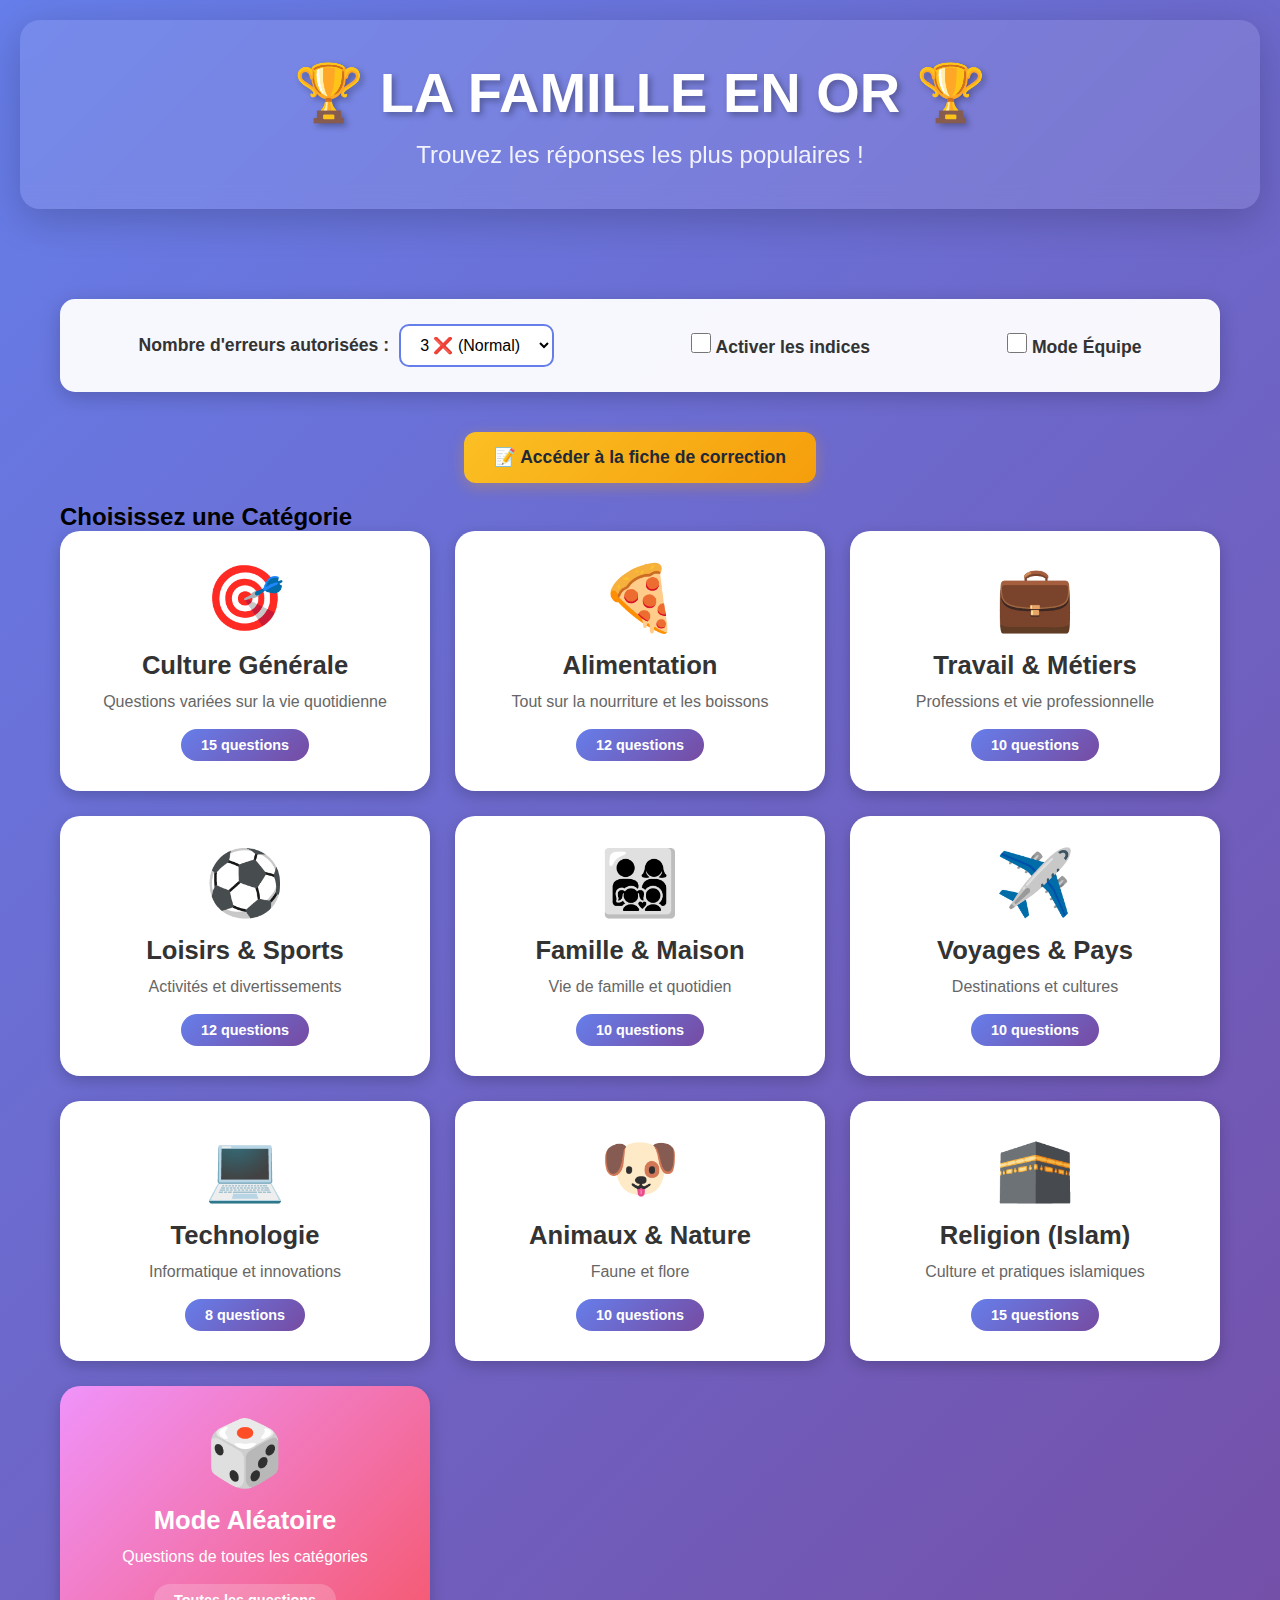
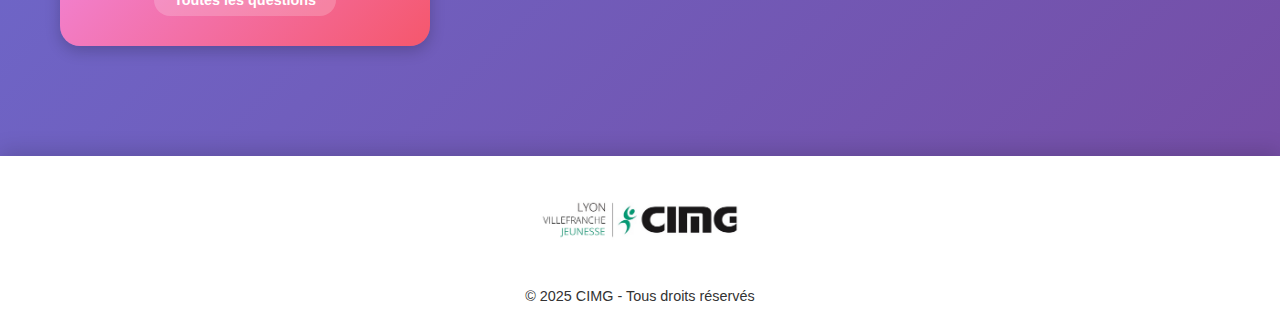
<file: index.html>
<!DOCTYPE html>
<html lang="fr">
<head>
    <meta charset="UTF-8">
    <meta name="viewport" content="width=device-width, initial-scale=1.0">
    <title>La Famille en Or - Accueil</title>
    <link rel="icon" type="image/png" href="images/logo_vert.png">
    <link rel="stylesheet" href="assets/css/style.css">
</head>
<body>
    <div class="container">
        <header class="main-header">
            <div class="logo-section">
                <h1 class="main-title">🏆 LA FAMILLE EN OR 🏆</h1>
                <p class="subtitle">Trouvez les réponses les plus populaires !</p>
            </div>
        </header>

        <main class="categories-container">
            <div class="game-options">
                <div class="option-group">
                    <label for="errorLimit">Nombre d'erreurs autorisées :</label>
                    <select id="errorLimit">
                        <option value="1">1 ❌</option>
                        <option value="2">2 ❌</option>
                        <option value="3" selected>3 ❌ (Normal)</option>
                        <option value="4">4 ❌</option>
                        <option value="5">5 ❌</option>
                        <option value="10">10 ❌</option>
                        <option value="999">∞ (Illimité)</option>
                    </select>
                </div>
                <div class="option-group">
                    <label for="hintsEnabled">
                        <input type="checkbox" id="hintsEnabled">
                        Activer les indices
                    </label>
                </div>
                <div class="option-group">
                    <label for="teamMode">
                        <input type="checkbox" id="teamMode">
                        Mode Équipe
                    </label>
                </div>
            </div>
            
            <div id="teamConfig" class="team-config" style="display: none;">
                <h3>⚔️ Configuration des Équipes</h3>
                <div class="team-inputs">
                    <div class="team-input-group">
                        <label>Équipe 1 :</label>
                        <input type="text" id="team1Name" placeholder="Nom de l'équipe 1" value="Équipe Rouge">
                    </div>
                    <div class="team-input-group">
                        <label>Équipe 2 :</label>
                        <input type="text" id="team2Name" placeholder="Nom de l'équipe 2" value="Équipe Bleue">
                    </div>
                    <button id="addTeamBtn" class="add-team-btn">➕ Ajouter une équipe</button>
                </div>
                <div id="extraTeams"></div>
            </div>
            
            <div class="correction-link-section">
                <a href="correction.html" class="correction-btn">📝 Accéder à la fiche de correction</a>
            </div>
            
            <h2 class="categories-title">Choisissez une Catégorie</h2>
            
            <div class="categories-grid">
                <div class="category-card" data-category="general">
                    <div class="category-icon">🎯</div>
                    <h3>Culture Générale</h3>
                    <p>Questions variées sur la vie quotidienne</p>
                    <div class="category-stats">15 questions</div>
                </div>

                <div class="category-card" data-category="alimentation">
                    <div class="category-icon">🍕</div>
                    <h3>Alimentation</h3>
                    <p>Tout sur la nourriture et les boissons</p>
                    <div class="category-stats">12 questions</div>
                </div>

                <div class="category-card" data-category="travail">
                    <div class="category-icon">💼</div>
                    <h3>Travail & Métiers</h3>
                    <p>Professions et vie professionnelle</p>
                    <div class="category-stats">10 questions</div>
                </div>

                <div class="category-card" data-category="loisirs">
                    <div class="category-icon">⚽</div>
                    <h3>Loisirs & Sports</h3>
                    <p>Activités et divertissements</p>
                    <div class="category-stats">12 questions</div>
                </div>

                <div class="category-card" data-category="famille">
                    <div class="category-icon">👨‍👩‍👧‍👦</div>
                    <h3>Famille & Maison</h3>
                    <p>Vie de famille et quotidien</p>
                    <div class="category-stats">10 questions</div>
                </div>

                <div class="category-card" data-category="voyages">
                    <div class="category-icon">✈️</div>
                    <h3>Voyages & Pays</h3>
                    <p>Destinations et cultures</p>
                    <div class="category-stats">10 questions</div>
                </div>

                <div class="category-card" data-category="technologie">
                    <div class="category-icon">💻</div>
                    <h3>Technologie</h3>
                    <p>Informatique et innovations</p>
                    <div class="category-stats">8 questions</div>
                </div>

                <div class="category-card" data-category="animaux">
                    <div class="category-icon">🐶</div>
                    <h3>Animaux & Nature</h3>
                    <p>Faune et flore</p>
                    <div class="category-stats">10 questions</div>
                </div>

                <div class="category-card" data-category="religion">
                    <div class="category-icon">🕋</div>
                    <h3>Religion (Islam)</h3>
                    <p>Culture et pratiques islamiques</p>
                    <div class="category-stats">15 questions</div>
                </div>

                <div class="category-card special" data-category="aleatoire">
                    <div class="category-icon">🎲</div>
                    <h3>Mode Aléatoire</h3>
                    <p>Questions de toutes les catégories</p>
                    <div class="category-stats">Toutes les questions</div>
                </div>
            </div>
        </main>
    </div>

    <script src="assets/js/main.js"></script>
</body>
<footer class="logo-footer">
    <img src="images/Logo CIMG VF GT.png" alt="Logo CIMG" class="footer-logo">
    <p class="footer-text">© 2025 CIMG - Tous droits réservés</p>
</footer>
</html>
</file>
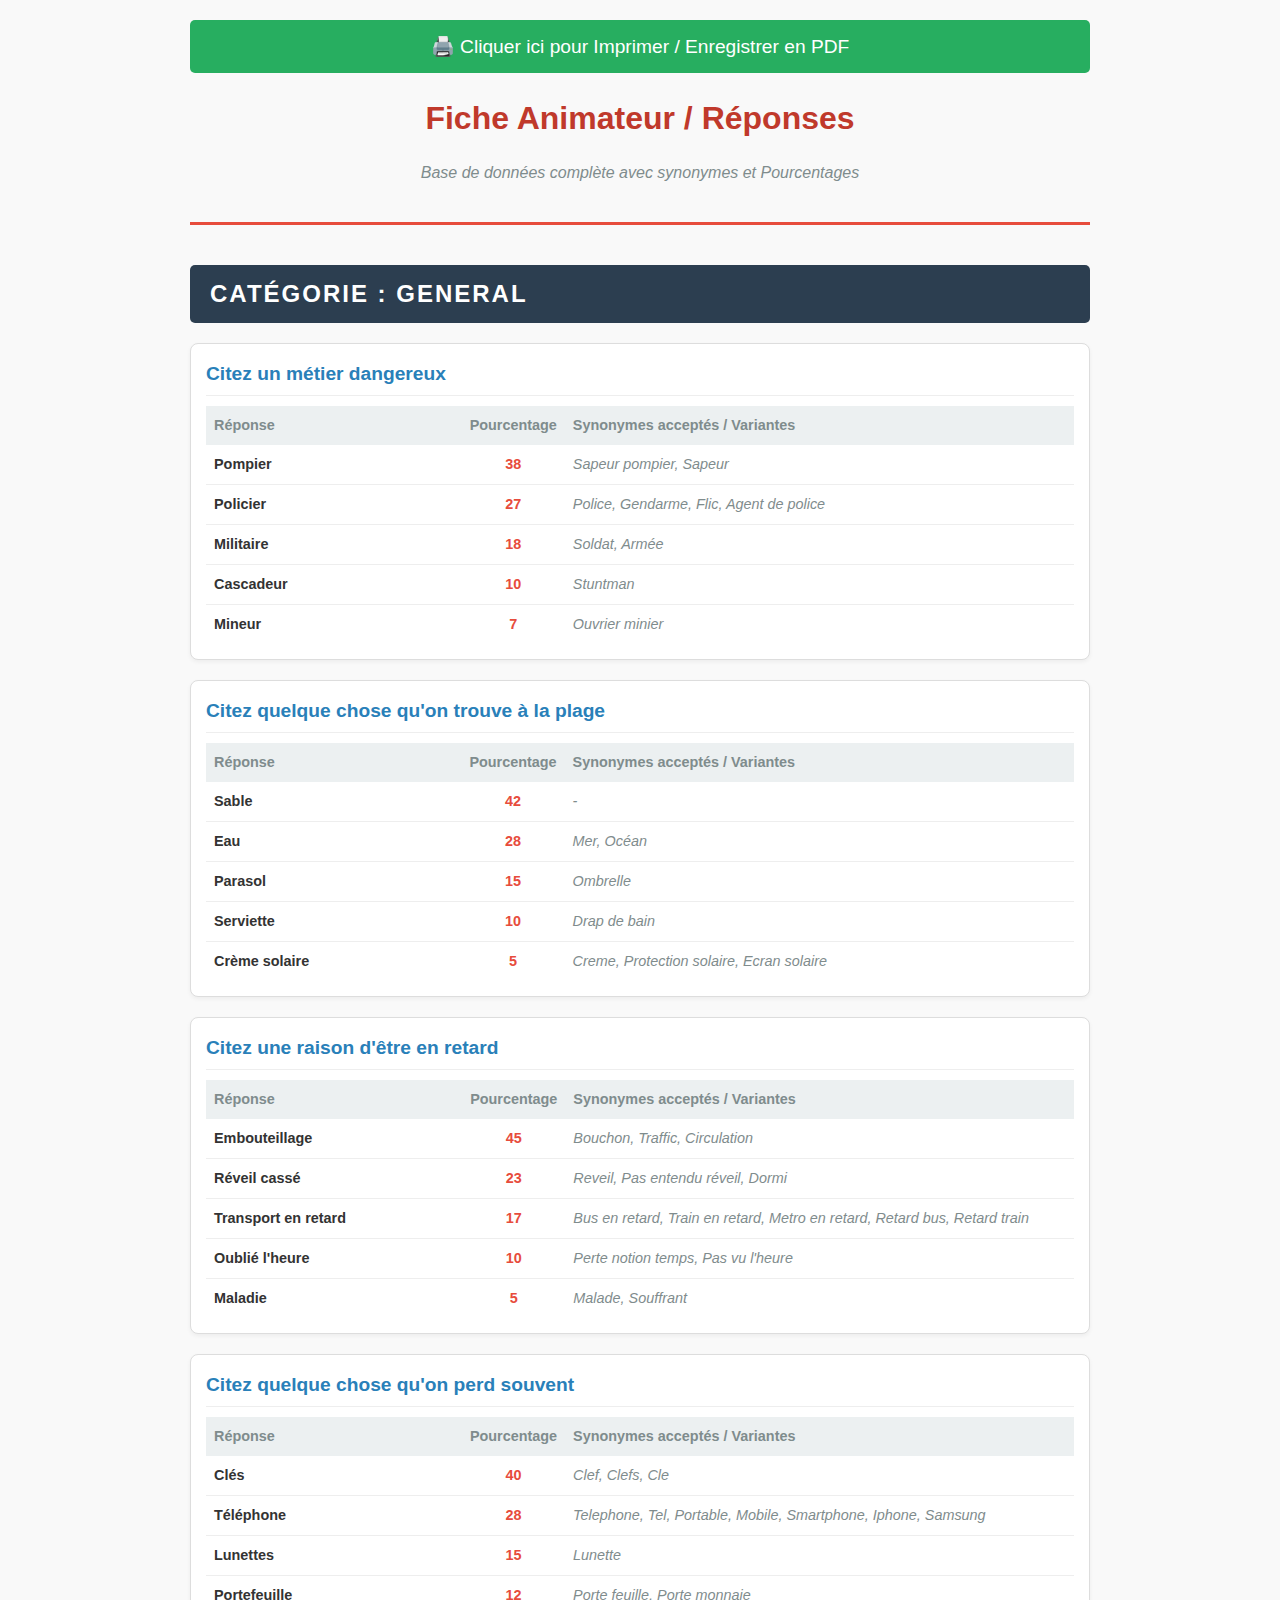
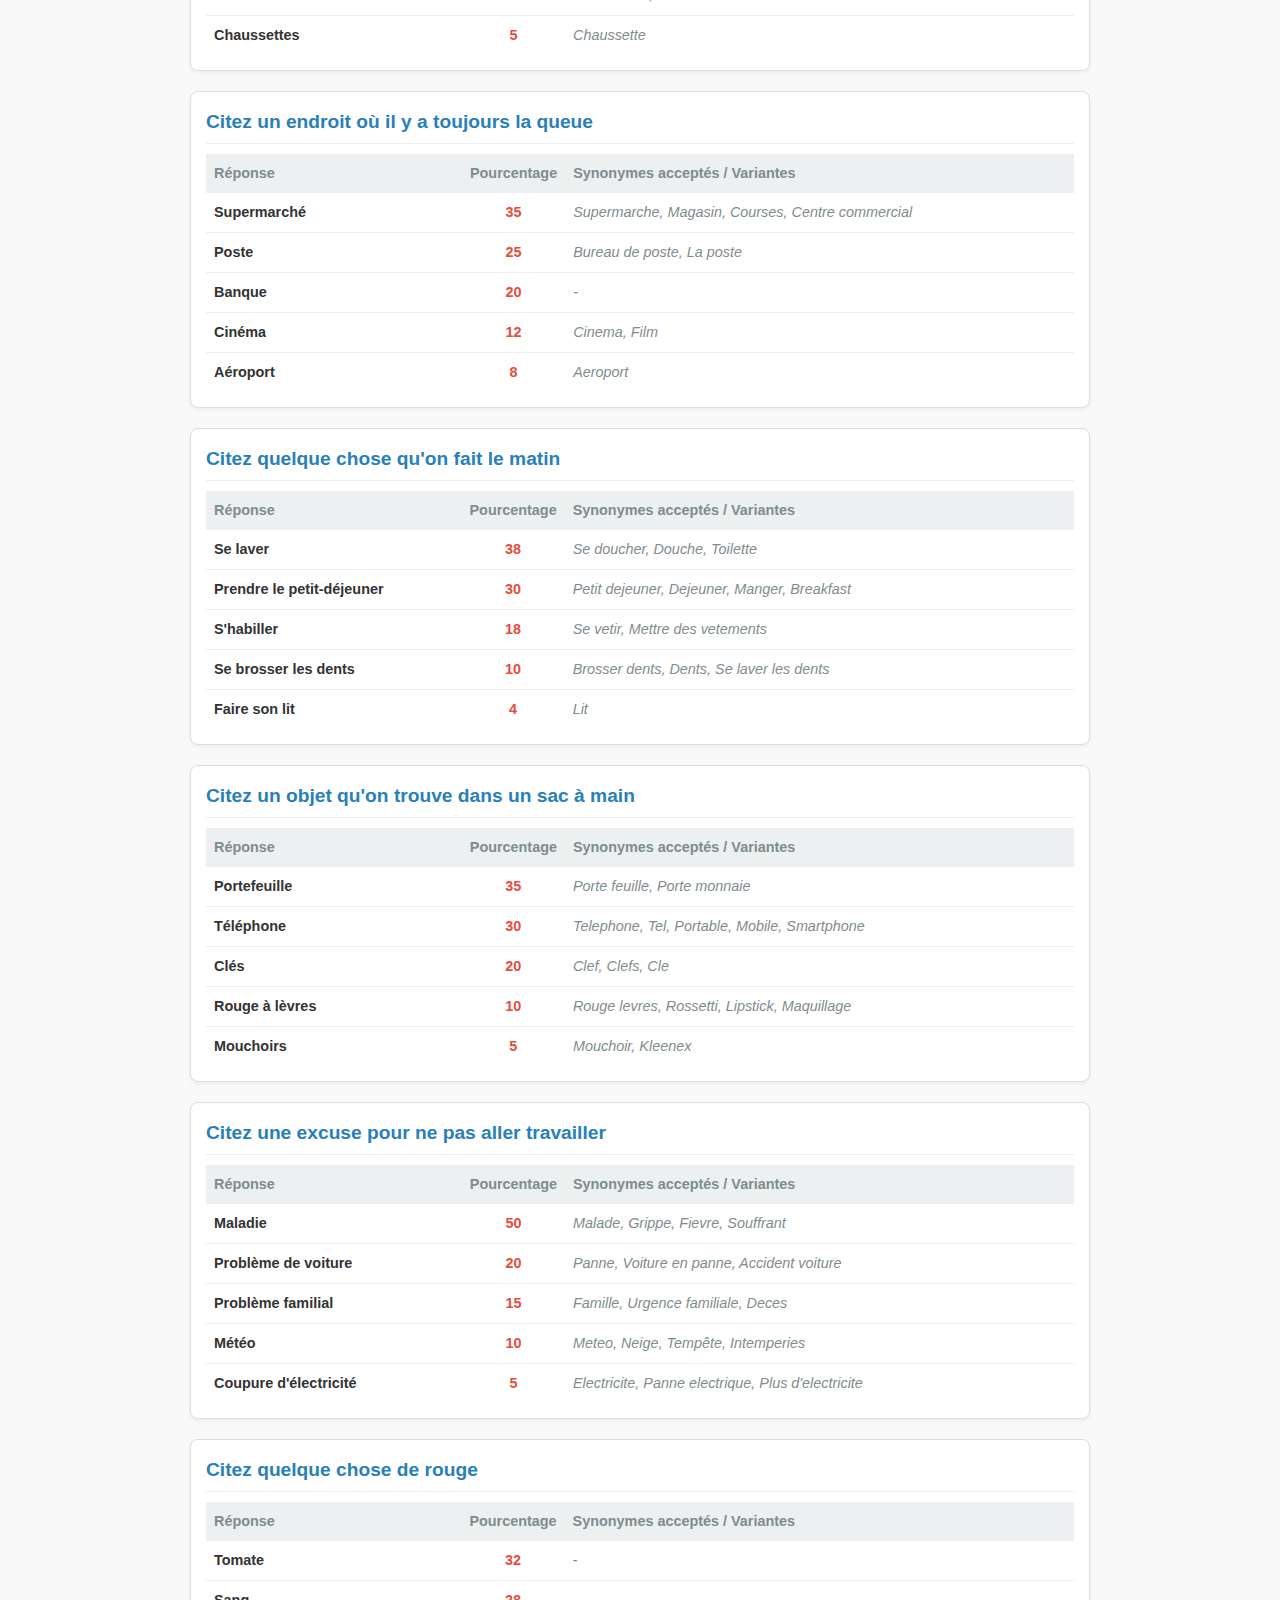
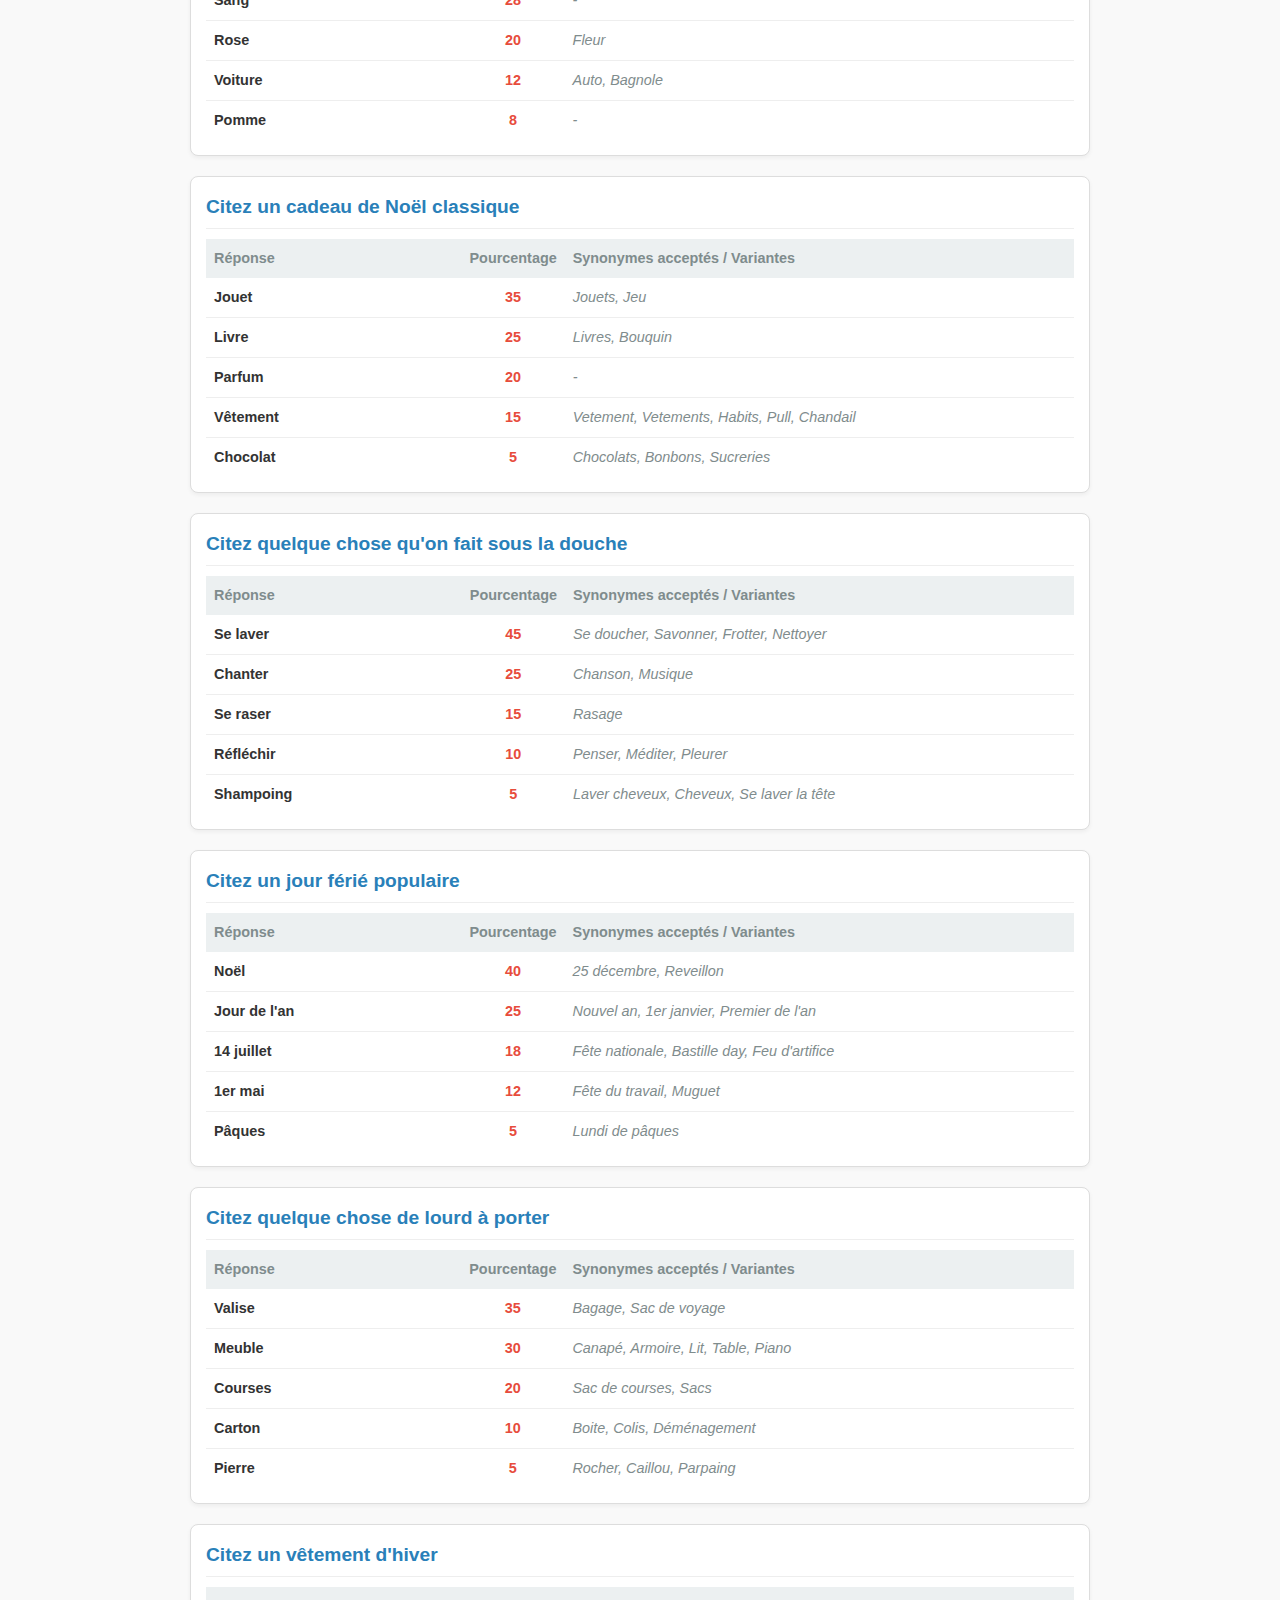
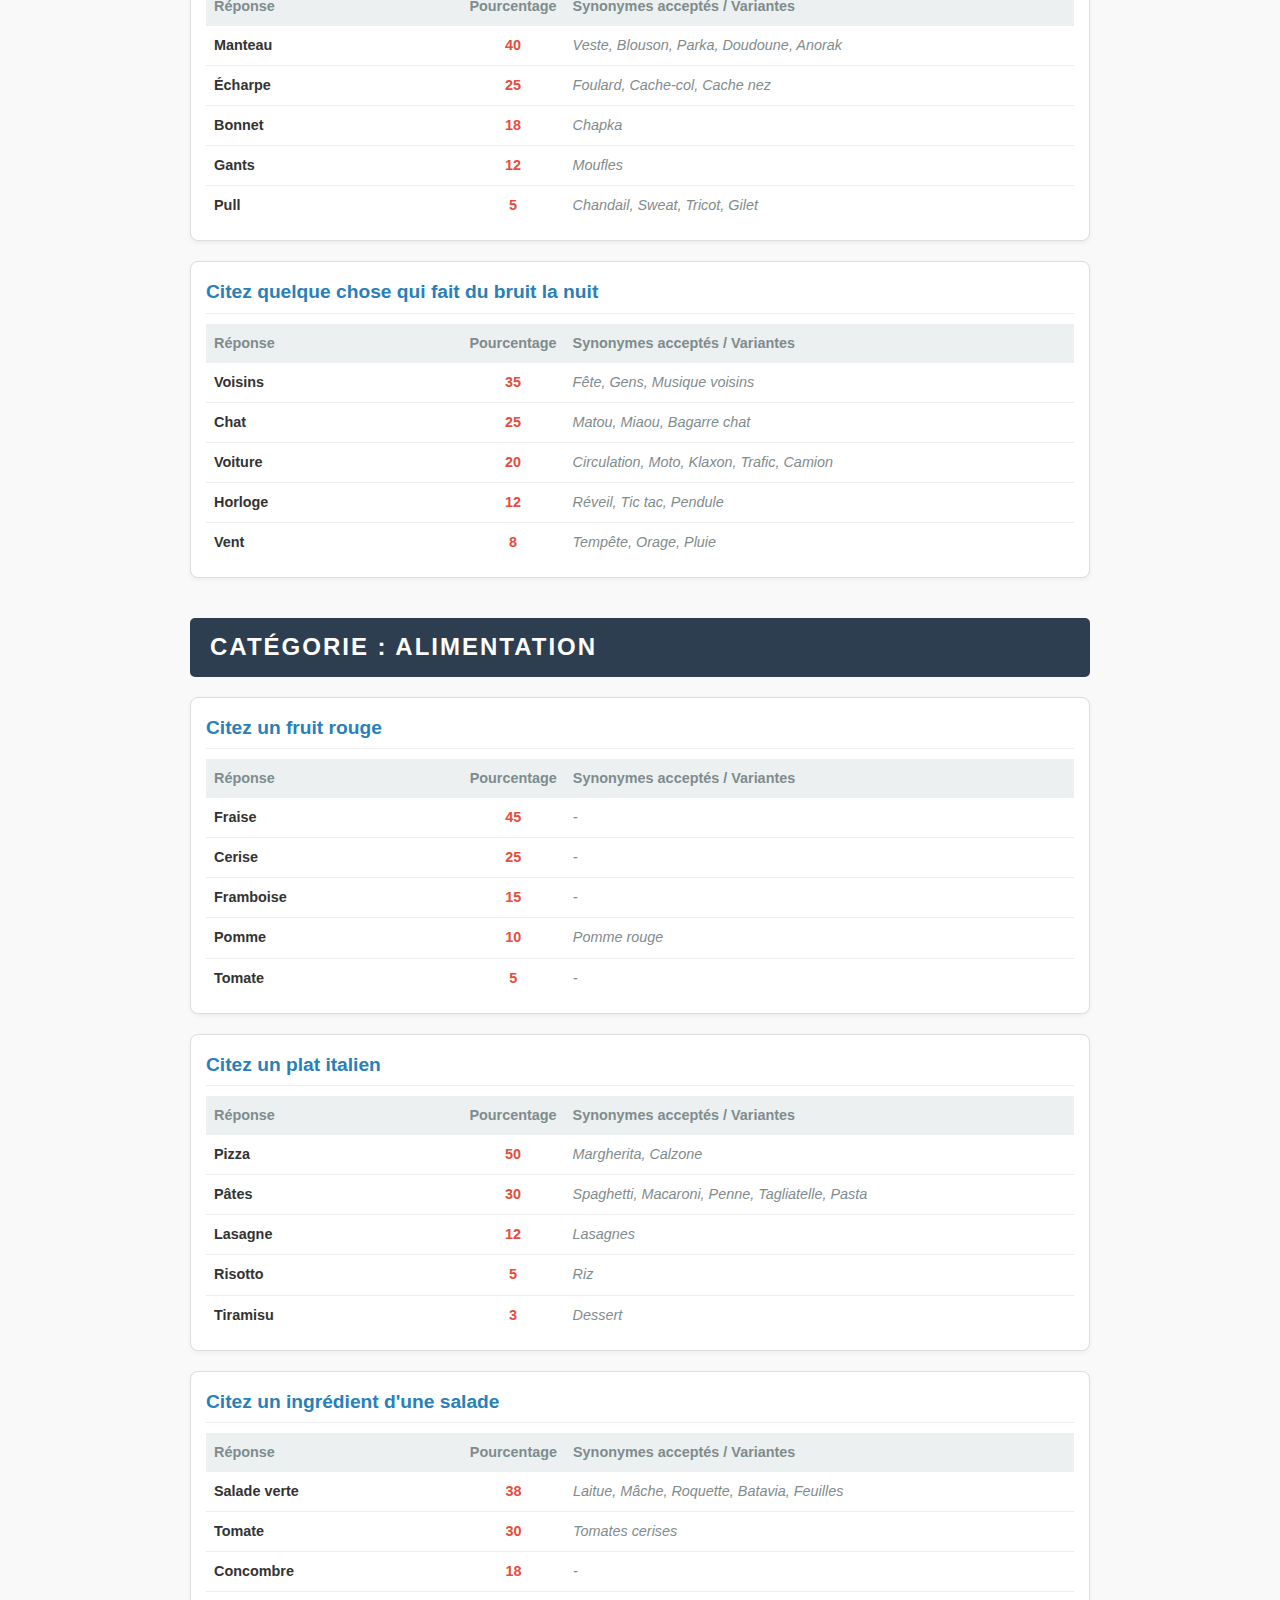
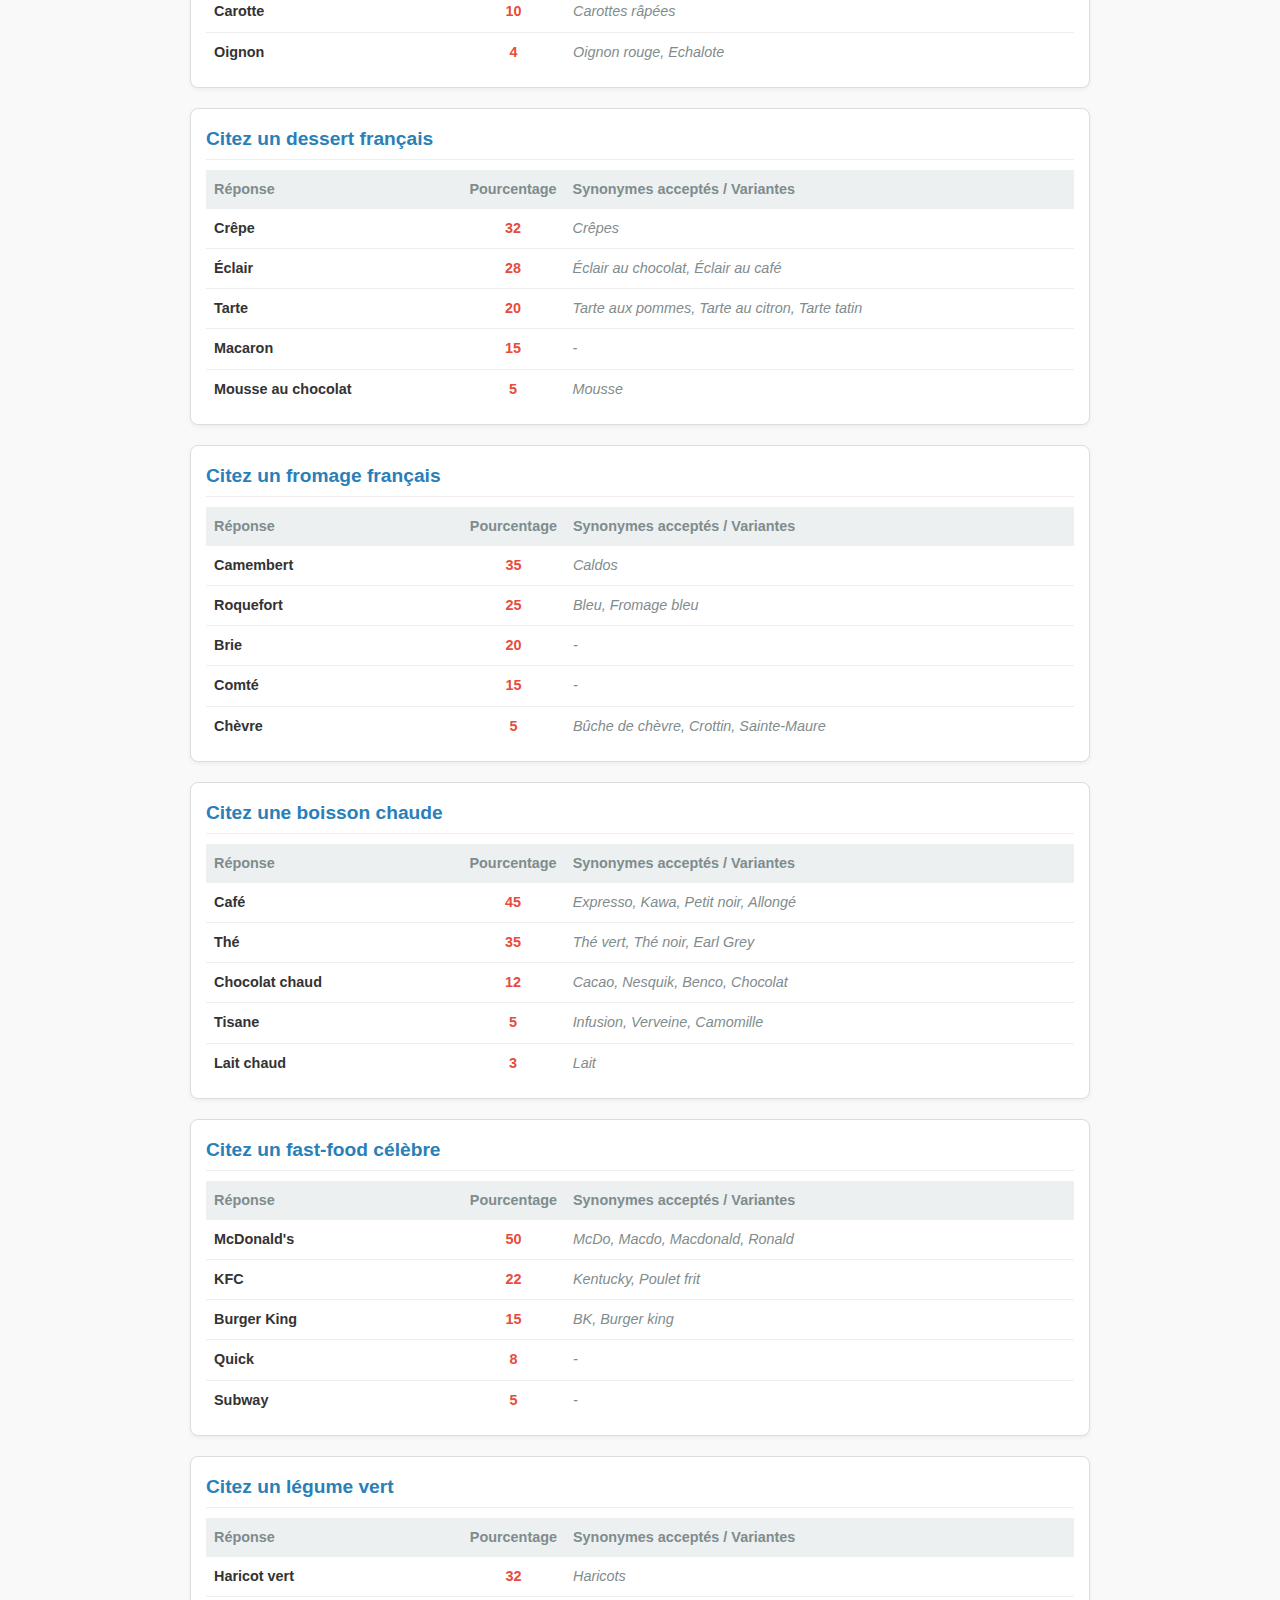
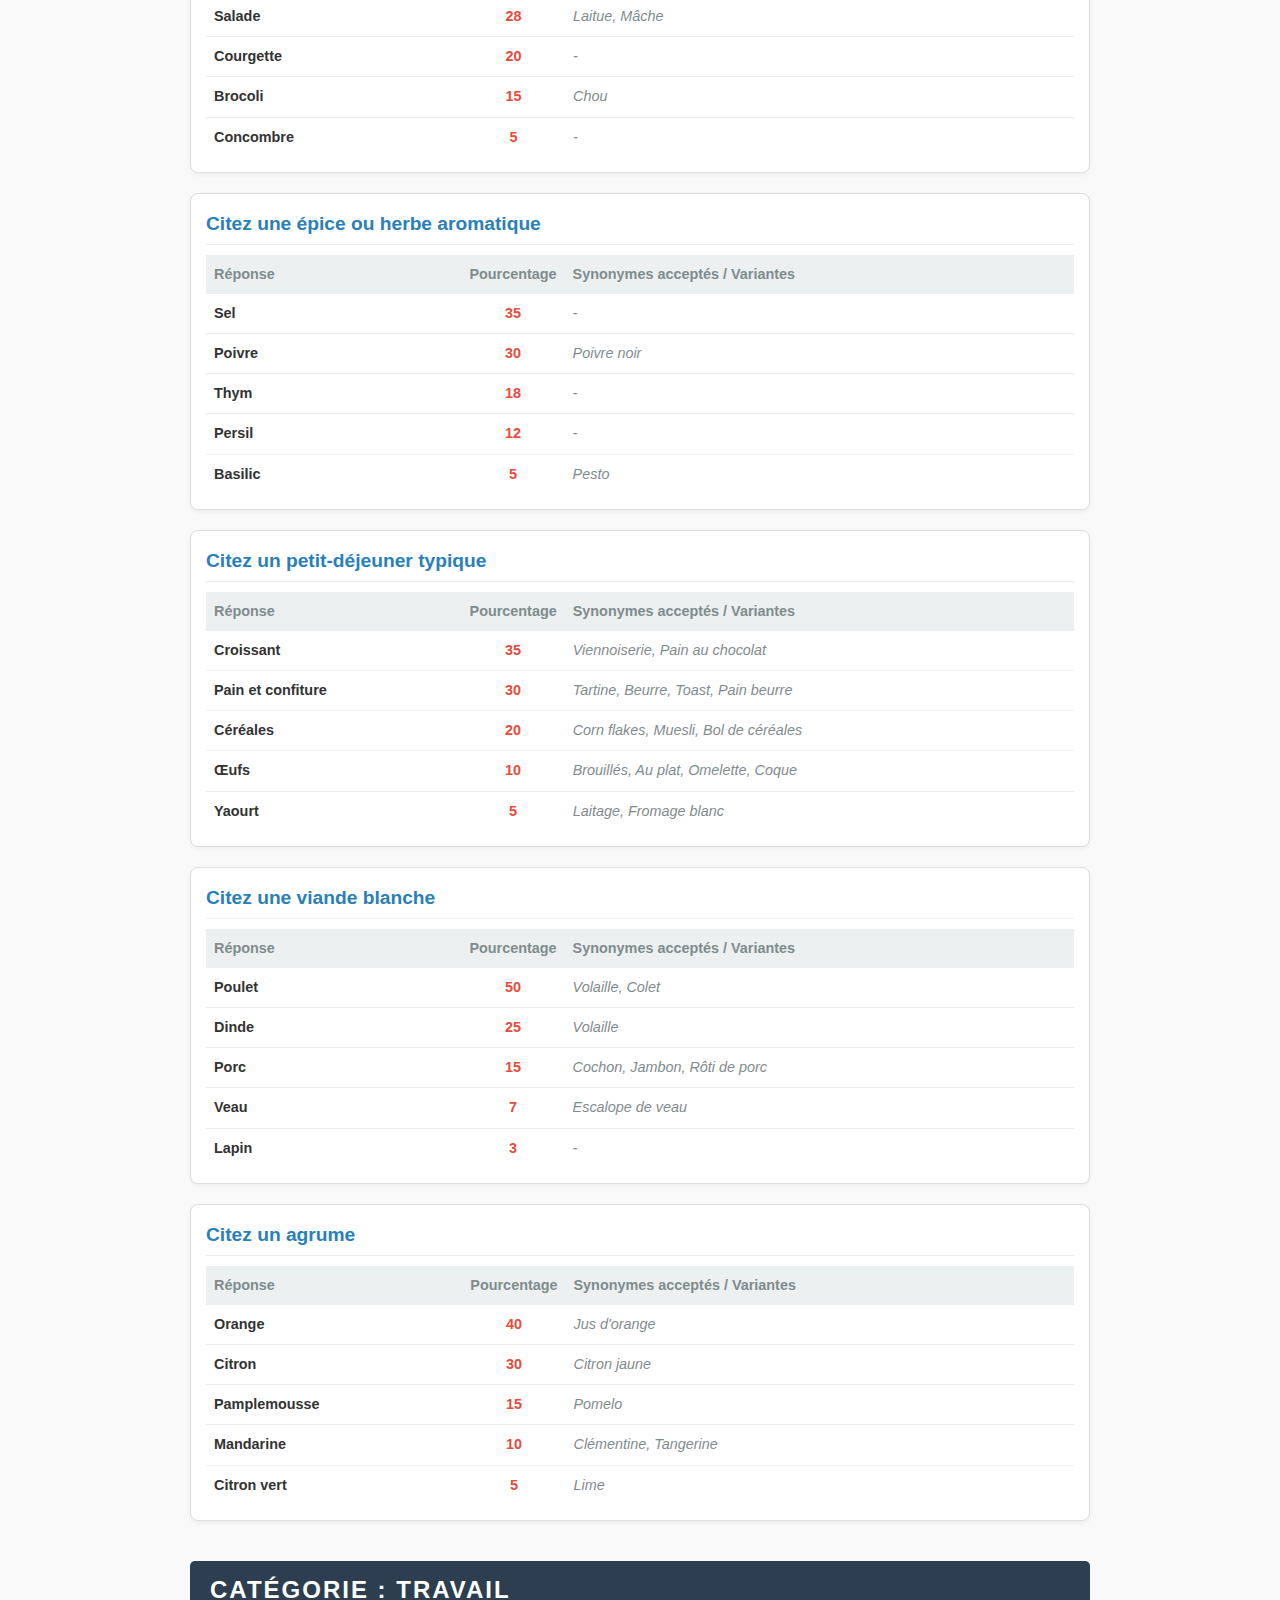
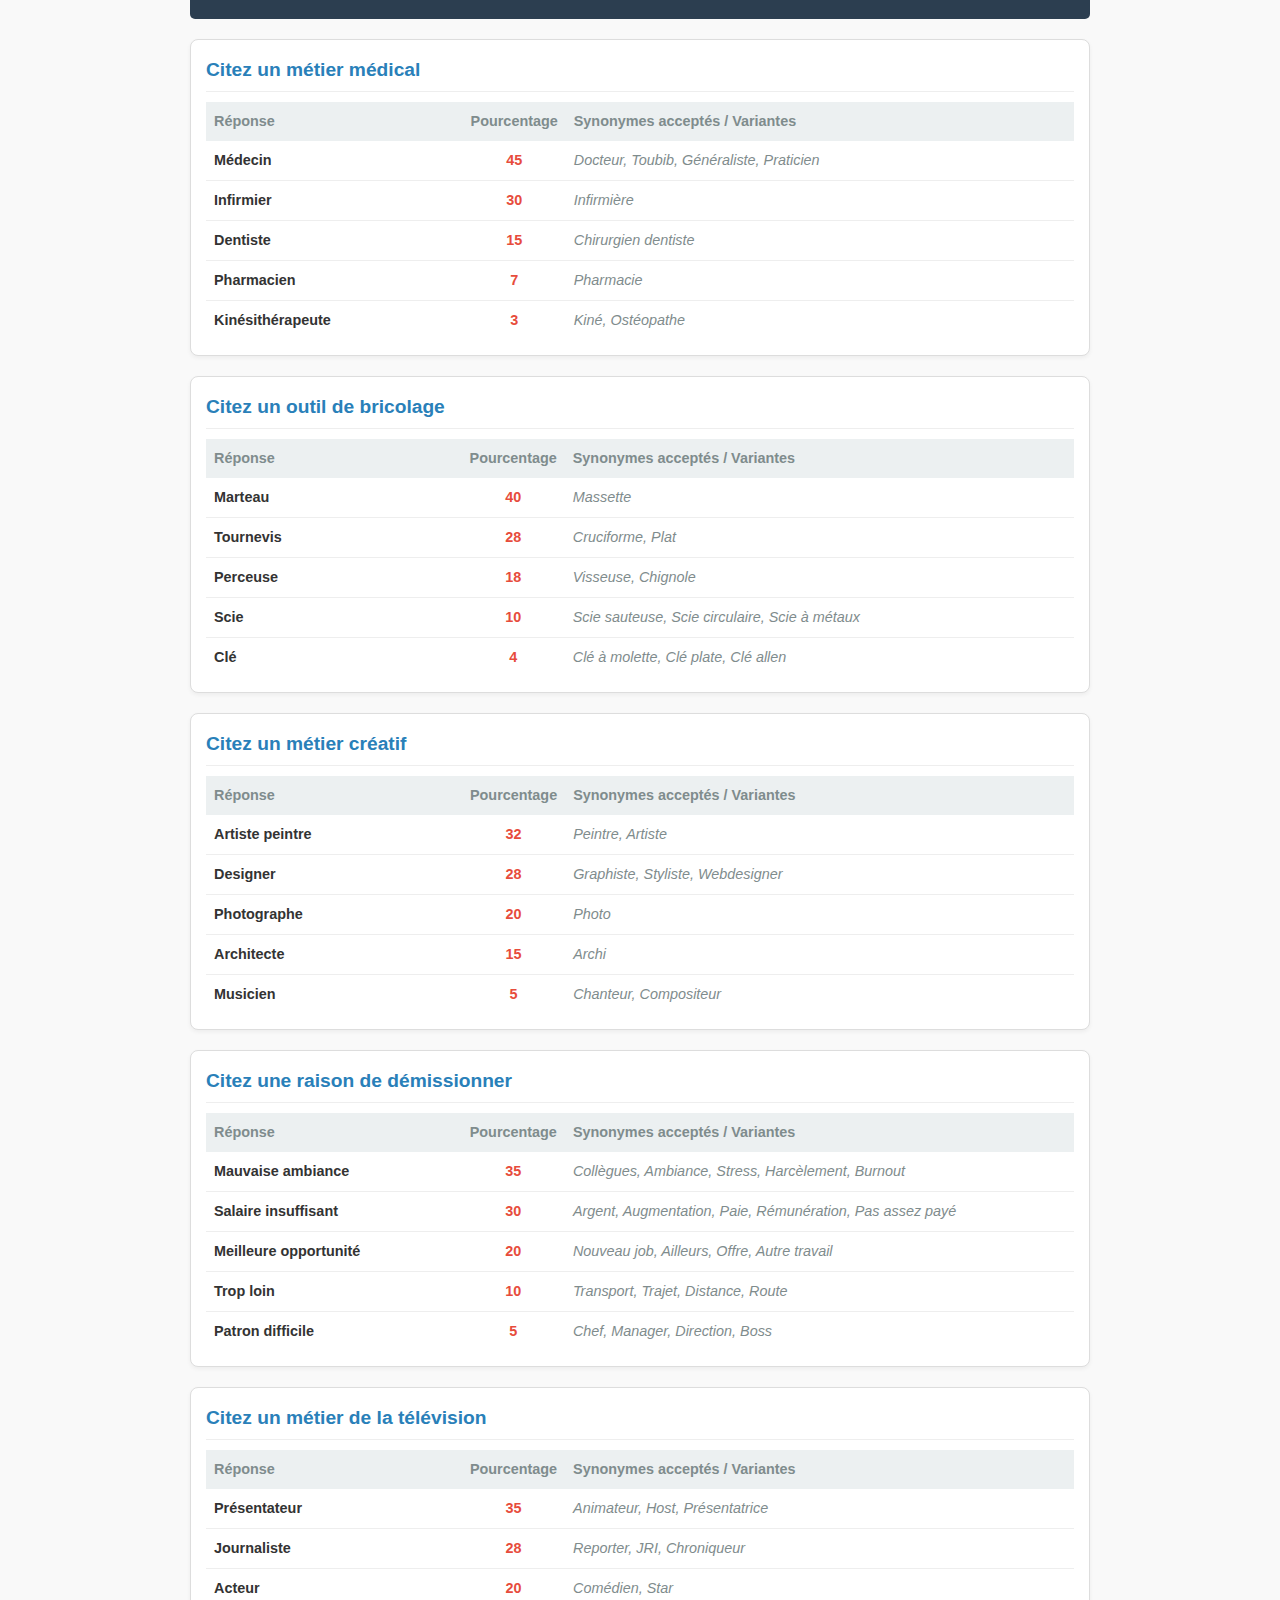
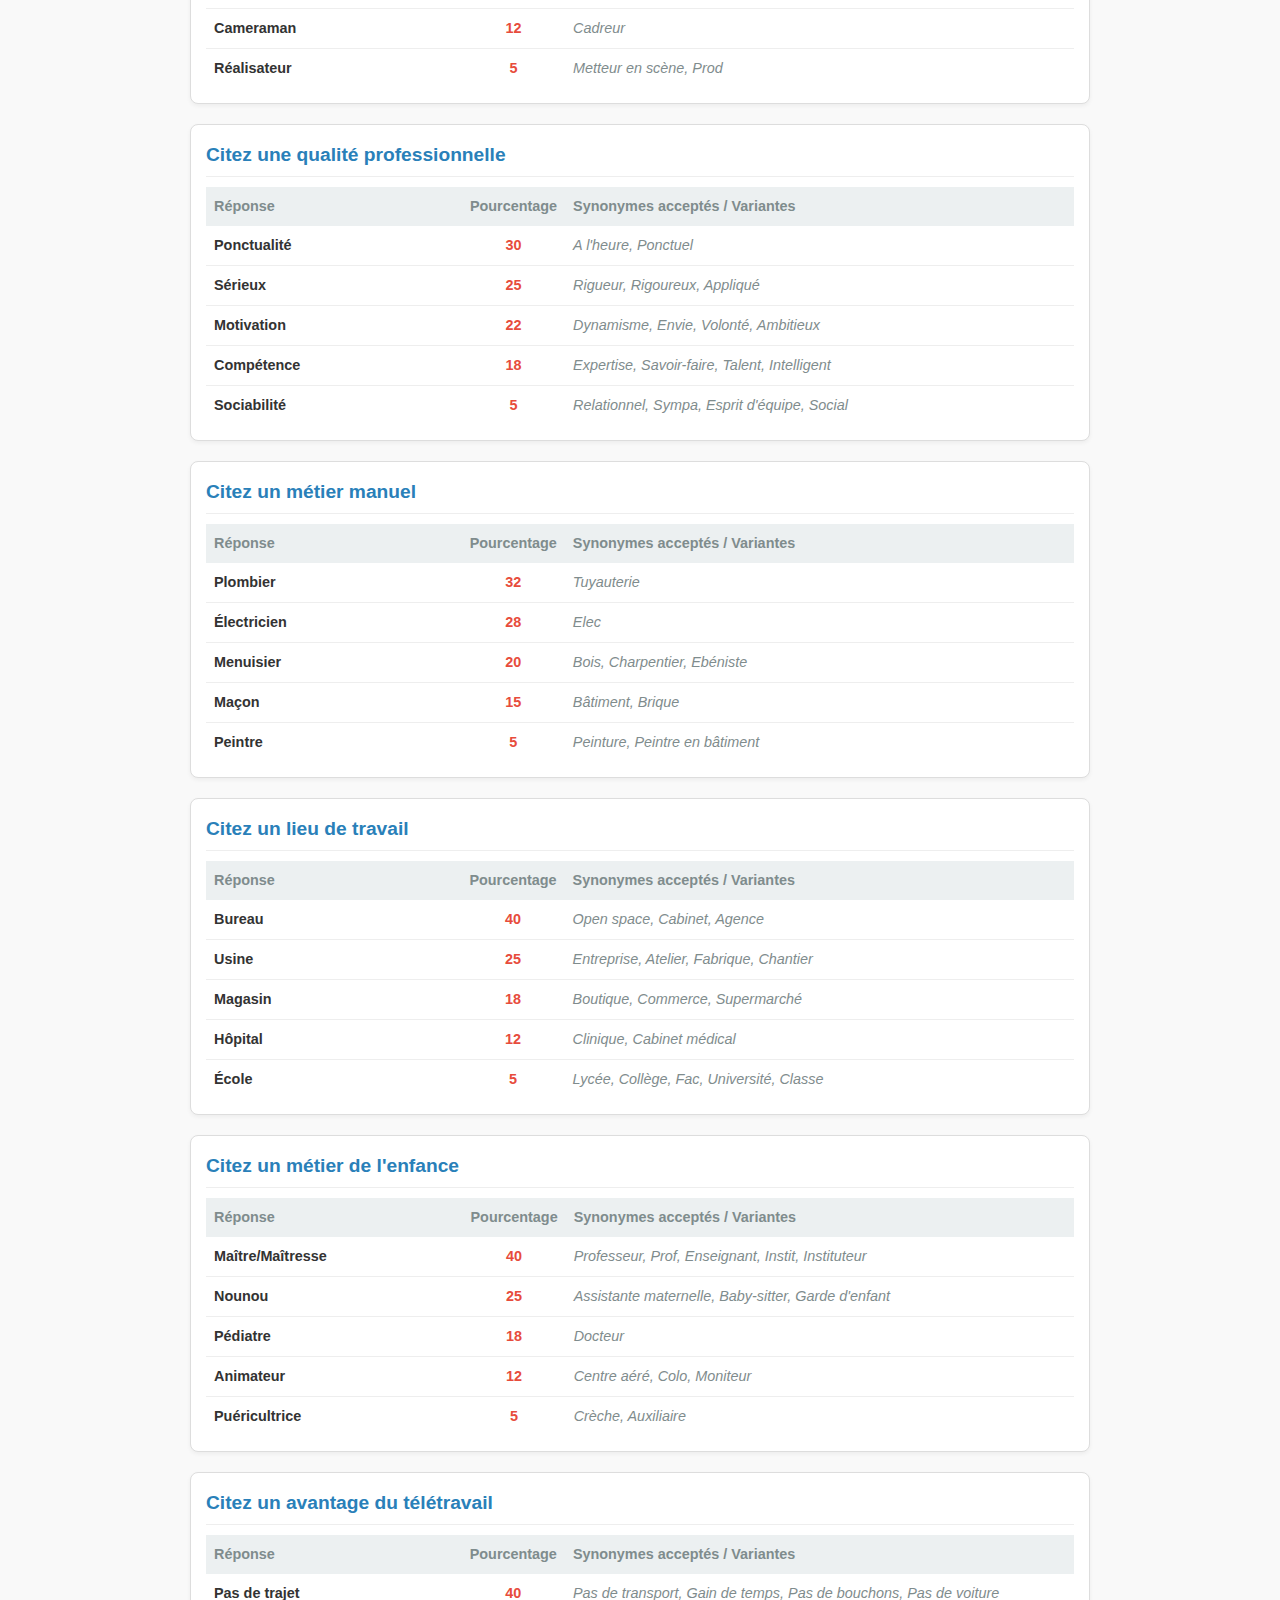
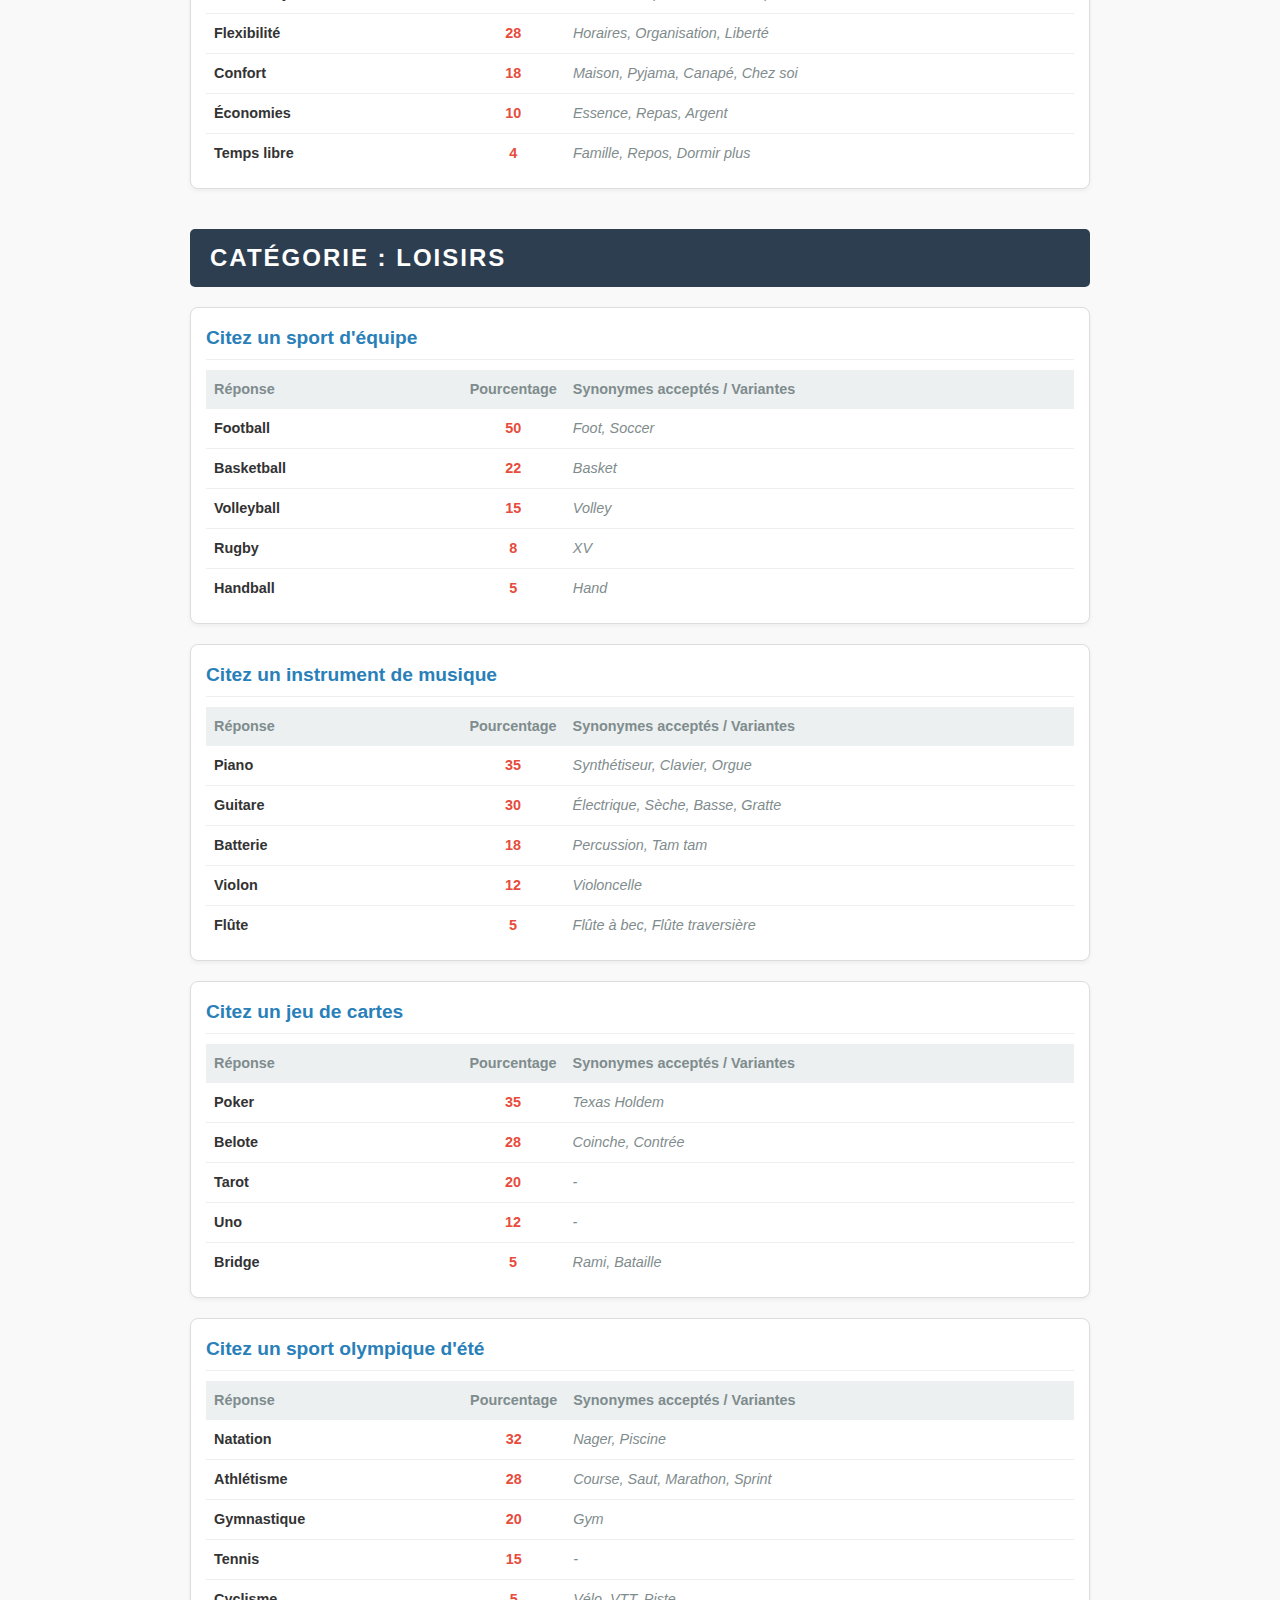
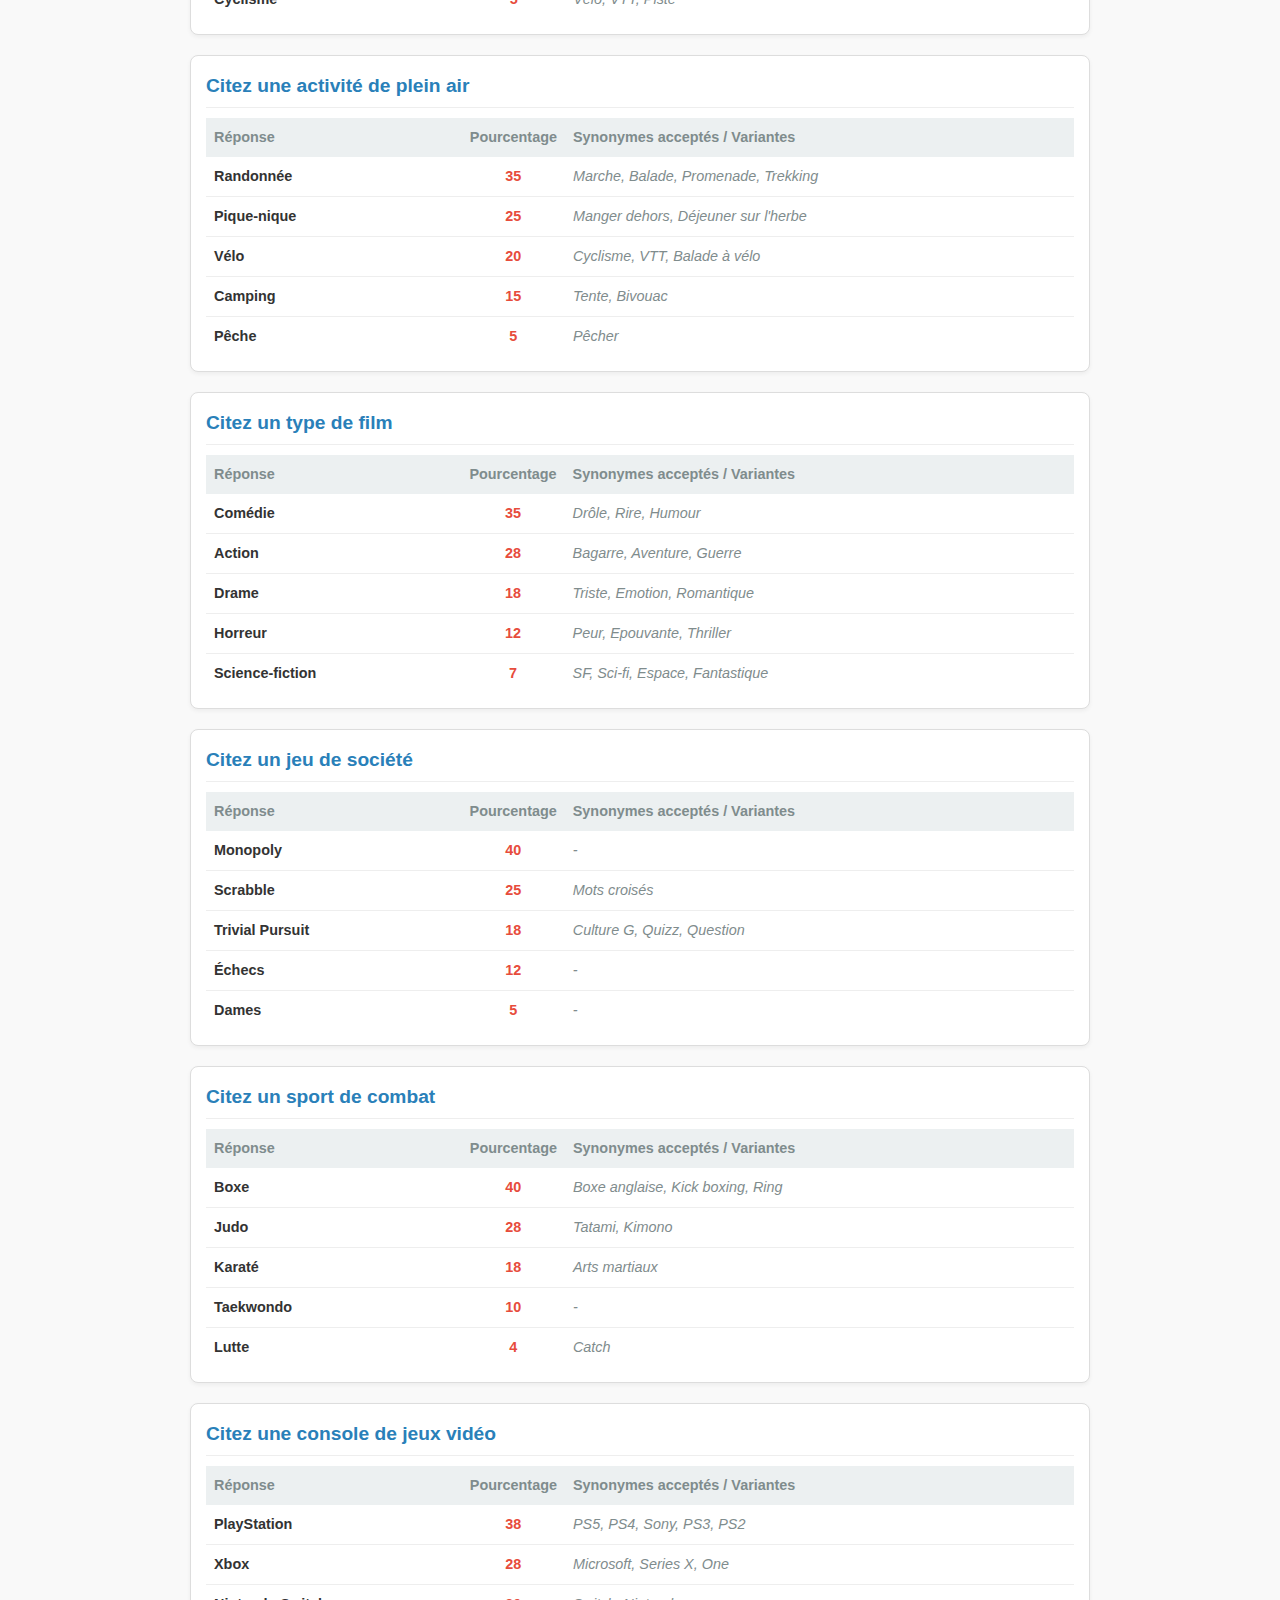
<file: correction.html>
<!DOCTYPE html>
<html lang="fr">
<head>
    <meta charset="UTF-8">
    <title>Fiche de Correction - Une Famille en Or</title>
    <style>
        body {
            font-family: 'Segoe UI', Tahoma, Geneva, Verdana, sans-serif;
            line-height: 1.6;
            color: #333;
            max-width: 900px;
            margin: 0 auto;
            padding: 20px;
            background: #f9f9f9;
        }
        
        .header-main {
            text-align: center;
            margin-bottom: 40px;
            border-bottom: 3px solid #e74c3c;
            padding-bottom: 20px;
        }

        h1 { color: #c0392b; margin: 0; }
        p.subtitle { color: #7f8c8d; font-style: italic; }

        .category-section {
            margin-top: 40px;
            page-break-before: always; 
        }
        
        .category-section:first-of-type { page-break-before: auto; }

        .category-title {
            background-color: #2c3e50;
            color: white;
            padding: 10px 20px;
            border-radius: 5px;
            text-transform: uppercase;
            letter-spacing: 2px;
            margin-bottom: 20px;
        }

        .question-block {
            background: white;
            border: 1px solid #ddd;
            border-radius: 8px;
            padding: 15px;
            margin-bottom: 20px;
            box-shadow: 0 2px 4px rgba(0,0,0,0.05);
            page-break-inside: avoid; 
        }

        .question-text {
            font-size: 1.2em;
            font-weight: bold;
            color: #2980b9;
            margin-bottom: 10px;
            border-bottom: 1px solid #eee;
            padding-bottom: 5px;
        }

        table {
            width: 100%;
            border-collapse: collapse;
            font-size: 0.9em;
        }

        th {
            background-color: #ecf0f1;
            text-align: left;
            padding: 8px;
            font-weight: bold;
            color: #7f8c8d;
        }

        td {
            padding: 8px;
            border-bottom: 1px solid #eee;
            vertical-align: top;
        }

        tr:last-child td { border-bottom: none; }

        .col-answer { width: 30%; font-weight: bold; }
        .col-percentage { width: 10%; text-align: center; color: #e74c3c; font-weight: bold; }
        .col-variants { width: 60%; color: #7f8c8d; font-style: italic; }

        .print-btn {
            display: block;
            width: 100%;
            padding: 15px;
            background-color: #27ae60;
            color: white;
            text-align: center;
            font-size: 1.2em;
            cursor: pointer;
            border: none;
            border-radius: 5px;
            margin-bottom: 20px;
        }
        .print-btn:hover { background-color: #219150; }

        @media print {
            body { background: white; padding: 0; }
            .print-btn { display: none; }
            .question-block { box-shadow: none; border: 1px solid #ccc; }
        }
    </style>
</head>
<body>

    <button class="print-btn" onclick="window.print()">🖨️ Cliquer ici pour Imprimer / Enregistrer en PDF</button>

    <div class="header-main">
        <h1>Fiche Animateur / Réponses</h1>
        <p class="subtitle">Base de données complète avec synonymes et Pourcentages</p>
    </div>

    <div id="content-area"></div>

    <script>

        const questionsDatabase = {
           general: [
        {
            question: "Citez un métier dangereux",
            answers: [
                { text: "Pompier", percentage: 38, variants: ["Sapeur pompier", "Sapeur"] },
                { text: "Policier", percentage: 27, variants: ["Police", "Gendarme", "Flic", "Agent de police"] },
                { text: "Militaire", percentage: 18, variants: ["Soldat", "Armée"] },
                { text: "Cascadeur", percentage: 10, variants: ["Stuntman"] },
                { text: "Mineur", percentage: 7, variants: ["Ouvrier minier"] }
            ]
        },
        {
            question: "Citez quelque chose qu'on trouve à la plage",
            answers: [
                { text: "Sable", percentage: 42 },
                { text: "Eau", percentage: 28, variants: ["Mer", "Océan"] },
                { text: "Parasol", percentage: 15, variants: ["Ombrelle"] },
                { text: "Serviette", percentage: 10, variants: ["Drap de bain"] },
                { text: "Crème solaire", percentage: 5, variants: ["Creme", "Protection solaire", "Ecran solaire"] }
            ]
        },
        {
            question: "Citez une raison d'être en retard",
            answers: [
                { text: "Embouteillage", percentage: 45, variants: ["Bouchon", "Traffic", "Circulation"] },
                { text: "Réveil cassé", percentage: 23, variants: ["Reveil", "Pas entendu réveil", "Dormi"] },
                { text: "Transport en retard", percentage: 17, variants: ["Bus en retard", "Train en retard", "Metro en retard", "Retard bus", "Retard train"] },
                { text: "Oublié l'heure", percentage: 10, variants: ["Perte notion temps", "Pas vu l'heure"] },
                { text: "Maladie", percentage: 5, variants: ["Malade", "Souffrant"] }
            ]
        },
        {
            question: "Citez quelque chose qu'on perd souvent",
            answers: [
                { text: "Clés", percentage: 40, variants: ["Clef", "Clefs", "Cle"] },
                { text: "Téléphone", percentage: 28, variants: ["Telephone", "Tel", "Portable", "Mobile", "Smartphone", "Iphone", "Samsung"] },
                { text: "Lunettes", percentage: 15, variants: ["Lunette"] },
                { text: "Portefeuille", percentage: 12, variants: ["Porte feuille", "Porte monnaie"] },
                { text: "Chaussettes", percentage: 5, variants: ["Chaussette"] }
            ]
        },
        {
            question: "Citez un endroit où il y a toujours la queue",
            answers: [
                { text: "Supermarché", percentage: 35, variants: ["Supermarche", "Magasin", "Courses", "Centre commercial"] },
                { text: "Poste", percentage: 25, variants: ["Bureau de poste", "La poste"] },
                { text: "Banque", percentage: 20 },
                { text: "Cinéma", percentage: 12, variants: ["Cinema", "Film"] },
                { text: "Aéroport", percentage: 8, variants: ["Aeroport"] }
            ]
        },
        {
            question: "Citez quelque chose qu'on fait le matin",
            answers: [
                { text: "Se laver", percentage: 38, variants: ["Se doucher", "Douche", "Toilette"] },
                { text: "Prendre le petit-déjeuner", percentage: 30, variants: ["Petit dejeuner", "Dejeuner", "Manger", "Breakfast"] },
                { text: "S'habiller", percentage: 18, variants: ["Se vetir", "Mettre des vetements"] },
                { text: "Se brosser les dents", percentage: 10, variants: ["Brosser dents", "Dents", "Se laver les dents"] },
                { text: "Faire son lit", percentage: 4, variants: ["Lit"] }
            ]
        },
        {
            question: "Citez un objet qu'on trouve dans un sac à main",
            answers: [
                { text: "Portefeuille", percentage: 35, variants: ["Porte feuille", "Porte monnaie"] },
                { text: "Téléphone", percentage: 30, variants: ["Telephone", "Tel", "Portable", "Mobile", "Smartphone"] },
                { text: "Clés", percentage: 20, variants: ["Clef", "Clefs", "Cle"] },
                { text: "Rouge à lèvres", percentage: 10, variants: ["Rouge levres", "Rossetti", "Lipstick", "Maquillage"] },
                { text: "Mouchoirs", percentage: 5, variants: ["Mouchoir", "Kleenex"] }
            ]
        },
        {
            question: "Citez une excuse pour ne pas aller travailler",
            answers: [
                { text: "Maladie", percentage: 50, variants: ["Malade", "Grippe", "Fievre", "Souffrant"] },
                { text: "Problème de voiture", percentage: 20, variants: ["Panne", "Voiture en panne", "Accident voiture"] },
                { text: "Problème familial", percentage: 15, variants: ["Famille", "Urgence familiale", "Deces"] },
                { text: "Météo", percentage: 10, variants: ["Meteo", "Neige", "Tempête", "Intemperies"] },
                { text: "Coupure d'électricité", percentage: 5, variants: ["Electricite", "Panne electrique", "Plus d'electricite"] }
            ]
        },
        {
            question: "Citez quelque chose de rouge",
            answers: [
                { text: "Tomate", percentage: 32 },
                { text: "Sang", percentage: 28 },
                { text: "Rose", percentage: 20, variants: ["Fleur"] },
                { text: "Voiture", percentage: 12, variants: ["Auto", "Bagnole"] },
                { text: "Pomme", percentage: 8 }
            ]
        },
        {
            question: "Citez un cadeau de Noël classique",
            answers: [
                { text: "Jouet", percentage: 35, variants: ["Jouets", "Jeu"] },
                { text: "Livre", percentage: 25, variants: ["Livres", "Bouquin"] },
                { text: "Parfum", percentage: 20 },
                { text: "Vêtement", percentage: 15, variants: ["Vetement", "Vetements", "Habits", "Pull", "Chandail"] },
                { text: "Chocolat", percentage: 5, variants: ["Chocolats", "Bonbons", "Sucreries"] }
            ]
        },
        {
            question: "Citez quelque chose qu'on fait sous la douche",
            answers: [
                { text: "Se laver", percentage: 45, variants: ["Se doucher", "Savonner", "Frotter", "Nettoyer"] },
                { text: "Chanter", percentage: 25, variants: ["Chanson", "Musique"] },
                { text: "Se raser", percentage: 15, variants: ["Rasage"] },
                { text: "Réfléchir", percentage: 10, variants: ["Penser", "Méditer", "Pleurer"] },
                { text: "Shampoing", percentage: 5, variants: ["Laver cheveux", "Cheveux", "Se laver la tête"] }
            ]
        },
        {
            question: "Citez un jour férié populaire",
            answers: [
                { text: "Noël", percentage: 40, variants: ["25 décembre", "Reveillon"] },
                { text: "Jour de l'an", percentage: 25, variants: ["Nouvel an", "1er janvier", "Premier de l'an"] },
                { text: "14 juillet", percentage: 18, variants: ["Fête nationale", "Bastille day", "Feu d'artifice"] },
                { text: "1er mai", percentage: 12, variants: ["Fête du travail", "Muguet"] },
                { text: "Pâques", percentage: 5, variants: ["Lundi de pâques"] }
            ]
        },
        {
            question: "Citez quelque chose de lourd à porter",
            answers: [
                { text: "Valise", percentage: 35, variants: ["Bagage", "Sac de voyage"] },
                { text: "Meuble", percentage: 30, variants: ["Canapé", "Armoire", "Lit", "Table", "Piano"] },
                { text: "Courses", percentage: 20, variants: ["Sac de courses", "Sacs"] },
                { text: "Carton", percentage: 10, variants: ["Boite", "Colis", "Déménagement"] },
                { text: "Pierre", percentage: 5, variants: ["Rocher", "Caillou", "Parpaing"] }
            ]
        },
        {
            question: "Citez un vêtement d'hiver",
            answers: [
                { text: "Manteau", percentage: 40, variants: ["Veste", "Blouson", "Parka", "Doudoune", "Anorak"] },
                { text: "Écharpe", percentage: 25, variants: ["Foulard", "Cache-col", "Cache nez"] },
                { text: "Bonnet", percentage: 18, variants: ["Chapka"] },
                { text: "Gants", percentage: 12, variants: ["Moufles"] },
                { text: "Pull", percentage: 5, variants: ["Chandail", "Sweat", "Tricot", "Gilet"] }
            ]
        },
        {
            question: "Citez quelque chose qui fait du bruit la nuit",
            answers: [
                { text: "Voisins", percentage: 35, variants: ["Fête", "Gens", "Musique voisins"] },
                { text: "Chat", percentage: 25, variants: ["Matou", "Miaou", "Bagarre chat"] },
                { text: "Voiture", percentage: 20, variants: ["Circulation", "Moto", "Klaxon", "Trafic", "Camion"] },
                { text: "Horloge", percentage: 12, variants: ["Réveil", "Tic tac", "Pendule"] },
                { text: "Vent", percentage: 8, variants: ["Tempête", "Orage", "Pluie"] }
            ]
        }
    ],
    
    alimentation: [
        {
            question: "Citez un fruit rouge",
            answers: [
                { text: "Fraise", percentage: 45 },
                { text: "Cerise", percentage: 25 },
                { text: "Framboise", percentage: 15 },
                { text: "Pomme", percentage: 10, variants: ["Pomme rouge"] },
                { text: "Tomate", percentage: 5 }
            ]
        },
        {
            question: "Citez un plat italien",
            answers: [
                { text: "Pizza", percentage: 50, variants: ["Margherita", "Calzone"] },
                { text: "Pâtes", percentage: 30, variants: ["Spaghetti", "Macaroni", "Penne", "Tagliatelle", "Pasta"] },
                { text: "Lasagne", percentage: 12, variants: ["Lasagnes"] },
                { text: "Risotto", percentage: 5, variants: ["Riz"] },
                { text: "Tiramisu", percentage: 3, variants: ["Dessert"] }
            ]
        },
        {
            question: "Citez un ingrédient d'une salade",
            answers: [
                { text: "Salade verte", percentage: 38, variants: ["Laitue", "Mâche", "Roquette", "Batavia", "Feuilles"] },
                { text: "Tomate", percentage: 30, variants: ["Tomates cerises"] },
                { text: "Concombre", percentage: 18 },
                { text: "Carotte", percentage: 10, variants: ["Carottes râpées"] },
                { text: "Oignon", percentage: 4, variants: ["Oignon rouge", "Echalote"] }
            ]
        },
        {
            question: "Citez un dessert français",
            answers: [
                { text: "Crêpe", percentage: 32, variants: ["Crêpes"] },
                { text: "Éclair", percentage: 28, variants: ["Éclair au chocolat", "Éclair au café"] },
                { text: "Tarte", percentage: 20, variants: ["Tarte aux pommes", "Tarte au citron", "Tarte tatin"] },
                { text: "Macaron", percentage: 15 },
                { text: "Mousse au chocolat", percentage: 5, variants: ["Mousse"] }
            ]
        },
        {
            question: "Citez un fromage français",
            answers: [
                { text: "Camembert", percentage: 35, variants: ["Caldos"] },
                { text: "Roquefort", percentage: 25, variants: ["Bleu", "Fromage bleu"] },
                { text: "Brie", percentage: 20 },
                { text: "Comté", percentage: 15 },
                { text: "Chèvre", percentage: 5, variants: ["Bûche de chèvre", "Crottin", "Sainte-Maure"] }
            ]
        },
        {
            question: "Citez une boisson chaude",
            answers: [
                { text: "Café", percentage: 45, variants: ["Expresso", "Kawa", "Petit noir", "Allongé"] },
                { text: "Thé", percentage: 35, variants: ["Thé vert", "Thé noir", "Earl Grey"] },
                { text: "Chocolat chaud", percentage: 12, variants: ["Cacao", "Nesquik", "Benco", "Chocolat"] },
                { text: "Tisane", percentage: 5, variants: ["Infusion", "Verveine", "Camomille"] },
                { text: "Lait chaud", percentage: 3, variants: ["Lait"] }
            ]
        },
        {
            question: "Citez un fast-food célèbre",
            answers: [
                { text: "McDonald's", percentage: 50, variants: ["McDo", "Macdo", "Macdonald", "Ronald"] },
                { text: "KFC", percentage: 22, variants: ["Kentucky", "Poulet frit"] },
                { text: "Burger King", percentage: 15, variants: ["BK", "Burger king"] },
                { text: "Quick", percentage: 8 },
                { text: "Subway", percentage: 5 }
            ]
        },
        {
            question: "Citez un légume vert",
            answers: [
                { text: "Haricot vert", percentage: 32, variants: ["Haricots"] },
                { text: "Salade", percentage: 28, variants: ["Laitue", "Mâche"] },
                { text: "Courgette", percentage: 20 },
                { text: "Brocoli", percentage: 15, variants: ["Chou"] },
                { text: "Concombre", percentage: 5 }
            ]
        },
        {
            question: "Citez une épice ou herbe aromatique",
            answers: [
                { text: "Sel", percentage: 35 },
                { text: "Poivre", percentage: 30, variants: ["Poivre noir"] },
                { text: "Thym", percentage: 18 },
                { text: "Persil", percentage: 12 },
                { text: "Basilic", percentage: 5, variants: ["Pesto"] }
            ]
        },
        {
            question: "Citez un petit-déjeuner typique",
            answers: [
                { text: "Croissant", percentage: 35, variants: ["Viennoiserie", "Pain au chocolat"] },
                { text: "Pain et confiture", percentage: 30, variants: ["Tartine", "Beurre", "Toast", "Pain beurre"] },
                { text: "Céréales", percentage: 20, variants: ["Corn flakes", "Muesli", "Bol de céréales"] },
                { text: "Œufs", percentage: 10, variants: ["Brouillés", "Au plat", "Omelette", "Coque"] },
                { text: "Yaourt", percentage: 5, variants: ["Laitage", "Fromage blanc"] }
            ]
        },
        {
            question: "Citez une viande blanche",
            answers: [
                { text: "Poulet", percentage: 50, variants: ["Volaille", "Colet"] },
                { text: "Dinde", percentage: 25, variants: ["Volaille"] },
                { text: "Porc", percentage: 15, variants: ["Cochon", "Jambon", "Rôti de porc"] },
                { text: "Veau", percentage: 7, variants: ["Escalope de veau"] },
                { text: "Lapin", percentage: 3 }
            ]
        },
        {
            question: "Citez un agrume",
            answers: [
                { text: "Orange", percentage: 40, variants: ["Jus d'orange"] },
                { text: "Citron", percentage: 30, variants: ["Citron jaune"] },
                { text: "Pamplemousse", percentage: 15, variants: ["Pomelo"] },
                { text: "Mandarine", percentage: 10, variants: ["Clémentine", "Tangerine"] },
                { text: "Citron vert", percentage: 5, variants: ["Lime"] }
            ]
        }
    ],

    travail: [
        {
            question: "Citez un métier médical",
            answers: [
                { text: "Médecin", percentage: 45, variants: ["Docteur", "Toubib", "Généraliste", "Praticien"] },
                { text: "Infirmier", percentage: 30, variants: ["Infirmière"] },
                { text: "Dentiste", percentage: 15, variants: ["Chirurgien dentiste"] },
                { text: "Pharmacien", percentage: 7, variants: ["Pharmacie"] },
                { text: "Kinésithérapeute", percentage: 3, variants: ["Kiné", "Ostéopathe"] }
            ]
        },
        {
            question: "Citez un outil de bricolage",
            answers: [
                { text: "Marteau", percentage: 40, variants: ["Massette"] },
                { text: "Tournevis", percentage: 28, variants: ["Cruciforme", "Plat"] },
                { text: "Perceuse", percentage: 18, variants: ["Visseuse", "Chignole"] },
                { text: "Scie", percentage: 10, variants: ["Scie sauteuse", "Scie circulaire", "Scie à métaux"] },
                { text: "Clé", percentage: 4, variants: ["Clé à molette", "Clé plate", "Clé allen"] }
            ]
        },
        {
            question: "Citez un métier créatif",
            answers: [
                { text: "Artiste peintre", percentage: 32, variants: ["Peintre", "Artiste"] },
                { text: "Designer", percentage: 28, variants: ["Graphiste", "Styliste", "Webdesigner"] },
                { text: "Photographe", percentage: 20, variants: ["Photo"] },
                { text: "Architecte", percentage: 15, variants: ["Archi"] },
                { text: "Musicien", percentage: 5, variants: ["Chanteur", "Compositeur"] }
            ]
        },
        {
            question: "Citez une raison de démissionner",
            answers: [
                { text: "Mauvaise ambiance", percentage: 35, variants: ["Collègues", "Ambiance", "Stress", "Harcèlement", "Burnout"] },
                { text: "Salaire insuffisant", percentage: 30, variants: ["Argent", "Augmentation", "Paie", "Rémunération", "Pas assez payé"] },
                { text: "Meilleure opportunité", percentage: 20, variants: ["Nouveau job", "Ailleurs", "Offre", "Autre travail"] },
                { text: "Trop loin", percentage: 10, variants: ["Transport", "Trajet", "Distance", "Route"] },
                { text: "Patron difficile", percentage: 5, variants: ["Chef", "Manager", "Direction", "Boss"] }
            ]
        },
        {
            question: "Citez un métier de la télévision",
            answers: [
                { text: "Présentateur", percentage: 35, variants: ["Animateur", "Host", "Présentatrice"] },
                { text: "Journaliste", percentage: 28, variants: ["Reporter", "JRI", "Chroniqueur"] },
                { text: "Acteur", percentage: 20, variants: ["Comédien", "Star"] },
                { text: "Cameraman", percentage: 12, variants: ["Cadreur"] },
                { text: "Réalisateur", percentage: 5, variants: ["Metteur en scène", "Prod"] }
            ]
        },
        {
            question: "Citez une qualité professionnelle",
            answers: [
                { text: "Ponctualité", percentage: 30, variants: ["A l'heure", "Ponctuel"] },
                { text: "Sérieux", percentage: 25, variants: ["Rigueur", "Rigoureux", "Appliqué"] },
                { text: "Motivation", percentage: 22, variants: ["Dynamisme", "Envie", "Volonté", "Ambitieux"] },
                { text: "Compétence", percentage: 18, variants: ["Expertise", "Savoir-faire", "Talent", "Intelligent"] },
                { text: "Sociabilité", percentage: 5, variants: ["Relationnel", "Sympa", "Esprit d'équipe", "Social"] }
            ]
        },
        {
            question: "Citez un métier manuel",
            answers: [
                { text: "Plombier", percentage: 32, variants: ["Tuyauterie"] },
                { text: "Électricien", percentage: 28, variants: ["Elec"] },
                { text: "Menuisier", percentage: 20, variants: ["Bois", "Charpentier", "Ebéniste"] },
                { text: "Maçon", percentage: 15, variants: ["Bâtiment", "Brique"] },
                { text: "Peintre", percentage: 5, variants: ["Peinture", "Peintre en bâtiment"] }
            ]
        },
        {
            question: "Citez un lieu de travail",
            answers: [
                { text: "Bureau", percentage: 40, variants: ["Open space", "Cabinet", "Agence"] },
                { text: "Usine", percentage: 25, variants: ["Entreprise", "Atelier", "Fabrique", "Chantier"] },
                { text: "Magasin", percentage: 18, variants: ["Boutique", "Commerce", "Supermarché"] },
                { text: "Hôpital", percentage: 12, variants: ["Clinique", "Cabinet médical"] },
                { text: "École", percentage: 5, variants: ["Lycée", "Collège", "Fac", "Université", "Classe"] }
            ]
        },
        {
            question: "Citez un métier de l'enfance",
            answers: [
                { text: "Maître/Maîtresse", percentage: 40, variants: ["Professeur", "Prof", "Enseignant", "Instit", "Instituteur"] },
                { text: "Nounou", percentage: 25, variants: ["Assistante maternelle", "Baby-sitter", "Garde d'enfant"] },
                { text: "Pédiatre", percentage: 18, variants: ["Docteur"] },
                { text: "Animateur", percentage: 12, variants: ["Centre aéré", "Colo", "Moniteur"] },
                { text: "Puéricultrice", percentage: 5, variants: ["Crèche", "Auxiliaire"] }
            ]
        },
        {
            question: "Citez un avantage du télétravail",
            answers: [
                { text: "Pas de trajet", percentage: 40, variants: ["Pas de transport", "Gain de temps", "Pas de bouchons", "Pas de voiture"] },
                { text: "Flexibilité", percentage: 28, variants: ["Horaires", "Organisation", "Liberté"] },
                { text: "Confort", percentage: 18, variants: ["Maison", "Pyjama", "Canapé", "Chez soi"] },
                { text: "Économies", percentage: 10, variants: ["Essence", "Repas", "Argent"] },
                { text: "Temps libre", percentage: 4, variants: ["Famille", "Repos", "Dormir plus"] }
            ]
        }
    ],

    loisirs: [
        {
            question: "Citez un sport d'équipe",
            answers: [
                { text: "Football", percentage: 50, variants: ["Foot", "Soccer"] },
                { text: "Basketball", percentage: 22, variants: ["Basket"] },
                { text: "Volleyball", percentage: 15, variants: ["Volley"] },
                { text: "Rugby", percentage: 8, variants: ["XV"] },
                { text: "Handball", percentage: 5, variants: ["Hand"] }
            ]
        },
        {
            question: "Citez un instrument de musique",
            answers: [
                { text: "Piano", percentage: 35, variants: ["Synthétiseur", "Clavier", "Orgue"] },
                { text: "Guitare", percentage: 30, variants: ["Électrique", "Sèche", "Basse", "Gratte"] },
                { text: "Batterie", percentage: 18, variants: ["Percussion", "Tam tam"] },
                { text: "Violon", percentage: 12, variants: ["Violoncelle"] },
                { text: "Flûte", percentage: 5, variants: ["Flûte à bec", "Flûte traversière"] }
            ]
        },
        {
            question: "Citez un jeu de cartes",
            answers: [
                { text: "Poker", percentage: 35, variants: ["Texas Holdem"] },
                { text: "Belote", percentage: 28, variants: ["Coinche", "Contrée"] },
                { text: "Tarot", percentage: 20 },
                { text: "Uno", percentage: 12 },
                { text: "Bridge", percentage: 5, variants: ["Rami", "Bataille"] }
            ]
        },
        {
            question: "Citez un sport olympique d'été",
            answers: [
                { text: "Natation", percentage: 32, variants: ["Nager", "Piscine"] },
                { text: "Athlétisme", percentage: 28, variants: ["Course", "Saut", "Marathon", "Sprint"] },
                { text: "Gymnastique", percentage: 20, variants: ["Gym"] },
                { text: "Tennis", percentage: 15 },
                { text: "Cyclisme", percentage: 5, variants: ["Vélo", "VTT", "Piste"] }
            ]
        },
        {
            question: "Citez une activité de plein air",
            answers: [
                { text: "Randonnée", percentage: 35, variants: ["Marche", "Balade", "Promenade", "Trekking"] },
                { text: "Pique-nique", percentage: 25, variants: ["Manger dehors", "Déjeuner sur l'herbe"] },
                { text: "Vélo", percentage: 20, variants: ["Cyclisme", "VTT", "Balade à vélo"] },
                { text: "Camping", percentage: 15, variants: ["Tente", "Bivouac"] },
                { text: "Pêche", percentage: 5, variants: ["Pêcher"] }
            ]
        },
        {
            question: "Citez un type de film",
            answers: [
                { text: "Comédie", percentage: 35, variants: ["Drôle", "Rire", "Humour"] },
                { text: "Action", percentage: 28, variants: ["Bagarre", "Aventure", "Guerre"] },
                { text: "Drame", percentage: 18, variants: ["Triste", "Emotion", "Romantique"] },
                { text: "Horreur", percentage: 12, variants: ["Peur", "Epouvante", "Thriller"] },
                { text: "Science-fiction", percentage: 7, variants: ["SF", "Sci-fi", "Espace", "Fantastique"] }
            ]
        },
        {
            question: "Citez un jeu de société",
            answers: [
                { text: "Monopoly", percentage: 40 },
                { text: "Scrabble", percentage: 25, variants: ["Mots croisés"] },
                { text: "Trivial Pursuit", percentage: 18, variants: ["Culture G", "Quizz", "Question"] },
                { text: "Échecs", percentage: 12 },
                { text: "Dames", percentage: 5 }
            ]
        },
        {
            question: "Citez un sport de combat",
            answers: [
                { text: "Boxe", percentage: 40, variants: ["Boxe anglaise", "Kick boxing", "Ring"] },
                { text: "Judo", percentage: 28, variants: ["Tatami", "Kimono"] },
                { text: "Karaté", percentage: 18, variants: ["Arts martiaux"] },
                { text: "Taekwondo", percentage: 10 },
                { text: "Lutte", percentage: 4, variants: ["Catch"] }
            ]
        },
        {
            question: "Citez une console de jeux vidéo",
            answers: [
                { text: "PlayStation", percentage: 38, variants: ["PS5", "PS4", "Sony", "PS3", "PS2"] },
                { text: "Xbox", percentage: 28, variants: ["Microsoft", "Series X", "One"] },
                { text: "Nintendo Switch", percentage: 20, variants: ["Switch", "Nintendo"] },
                { text: "PC", percentage: 10, variants: ["Ordinateur", "Steam"] },
                { text: "Wii", percentage: 4, variants: ["Nintendo"] }
            ]
        },
        {
            question: "Citez un sport nautique",
            answers: [
                { text: "Natation", percentage: 35, variants: ["Piscine", "Mer", "Nage"] },
                { text: "Surf", percentage: 28, variants: ["Planche"] },
                { text: "Plongée", percentage: 18, variants: ["Sous-marin", "Snorkeling", "Masque tuba"] },
                { text: "Voile", percentage: 14, variants: ["Bateau", "Catamaran", "Optimist"] },
                { text: "Ski nautique", percentage: 5, variants: ["Wakeboard"] }
            ]
        },
        {
            question: "Citez un genre musical",
            answers: [
                { text: "Pop", percentage: 32, variants: ["Variété"] },
                { text: "Rock", percentage: 28, variants: ["Metal", "Hard rock", "Punk"] },
                { text: "Rap", percentage: 20, variants: ["Hip hop", "Urbain", "RnB"] },
                { text: "Jazz", percentage: 15, variants: ["Blues", "Soul"] },
                { text: "Classique", percentage: 5, variants: ["Opéra", "Symphonie"] }
            ]
        },
        {
            question: "Citez une activité en salle de sport",
            answers: [
                { text: "Musculation", percentage: 35, variants: ["Muscu", "Poids", "Haltères", "Fonte", "Machines"] },
                { text: "Course sur tapis", percentage: 28, variants: ["Cardio", "Courir", "Tapis"] },
                { text: "Yoga", percentage: 18, variants: ["Pilates", "Stretching"] },
                { text: "Zumba", percentage: 14, variants: ["Danse", "Fitness"] },
                { text: "Spinning", percentage: 5, variants: ["Vélo", "RPM", "Biking"] }
            ]
        }
    ],

    famille: [
        {
            question: "Citez un membre de la famille",
            answers: [
                { text: "Mère", percentage: 35, variants: ["Maman", "Daronne"] },
                { text: "Père", percentage: 30, variants: ["Papa", "Daron"] },
                { text: "Frère", percentage: 18, variants: ["Frangin"] },
                { text: "Sœur", percentage: 12, variants: ["Frangine"] },
                { text: "Grand-parent", percentage: 5, variants: ["Papy", "Mamie", "Grand-mère", "Grand-père"] }
            ]
        },
        {
            question: "Citez une pièce de la maison",
            answers: [
                { text: "Salon", percentage: 35, variants: ["Séjour", "Salle à manger", "Living"] },
                { text: "Chambre", percentage: 30, variants: ["Suite parentale", "Chambre à coucher"] },
                { text: "Cuisine", percentage: 20, variants: ["Kitchenette"] },
                { text: "Salle de bain", percentage: 10, variants: ["Douche", "SDB", "Salle d'eau"] },
                { text: "Toilettes", percentage: 5, variants: ["WC", "Petit coin", "Cabinet"] }
            ]
        },
        {
            question: "Citez un appareil électroménager",
            answers: [
                { text: "Lave-linge", percentage: 35, variants: ["Machine à laver", "Lave linge"] },
                { text: "Réfrigérateur", percentage: 30, variants: ["Frigo", "Congélateur", "Frigidaire"] },
                { text: "Four", percentage: 18, variants: ["Cuisinière", "Gazinière"] },
                { text: "Aspirateur", percentage: 12, variants: ["Robot aspirateur", "Dyson"] },
                { text: "Micro-ondes", percentage: 5, variants: ["Micro onde"] }
            ]
        },
        {
            question: "Citez une tâche ménagère",
            answers: [
                { text: "Faire la vaisselle", percentage: 35, variants: ["Laver assiettes", "Remplir lave vaisselle", "Vaisselle"] },
                { text: "Passer l'aspirateur", percentage: 28, variants: ["Aspirer", "Aspirateur"] },
                { text: "Faire le ménage", percentage: 20, variants: ["Nettoyer", "Ranger", "Laver le sol"] },
                { text: "Faire la lessive", percentage: 12, variants: ["Laver linge", "Machine", "Étendre linge"] },
                { text: "Repasser", percentage: 5, variants: ["Repassage", "Fer à repasser"] }
            ]
        },
        {
            question: "Citez un meuble du salon",
            answers: [
                { text: "Canapé", percentage: 40, variants: ["Sofa", "Divan", "Banquette", "Clic-clac"] },
                { text: "Table basse", percentage: 25, variants: ["Table"] },
                { text: "Télévision", percentage: 18, variants: ["TV", "Écran", "Poste", "Télé"] },
                { text: "Bibliothèque", percentage: 12, variants: ["Étagère", "Livres", "Meuble TV"] },
                { text: "Fauteuil", percentage: 5, variants: ["Siège", "Pouf"] }
            ]
        },
        {
            question: "Citez un animal de compagnie",
            answers: [
                { text: "Chien", percentage: 45, variants: ["Toutou", "Chiot"] },
                { text: "Chat", percentage: 40, variants: ["Chaton", "Minou"] },
                { text: "Poisson", percentage: 8, variants: ["Poisson rouge", "Aquarium"] },
                { text: "Hamster", percentage: 5, variants: ["Rongeur", "Cochon d'inde", "Lapin", "Souris"] },
                { text: "Oiseau", percentage: 2, variants: ["Perroquet", "Canari"] }
            ]
        },
        {
            question: "Citez une occasion de réunion de famille",
            answers: [
                { text: "Noël", percentage: 40, variants: ["Réveillon", "Fêtes", "25 décembre"] },
                { text: "Anniversaire", percentage: 28, variants: ["Fête"] },
                { text: "Mariage", percentage: 18, variants: ["Fiançailles"] },
                { text: "Baptême", percentage: 10, variants: ["Communion"] },
                { text: "Dimanche", percentage: 4, variants: ["Repas du dimanche", "Weekend", "Déjeuner"] }
            ]
        },
        {
            question: "Citez quelque chose dans une cuisine",
            answers: [
                { text: "Réfrigérateur", percentage: 32, variants: ["Frigo", "Congélo"] },
                { text: "Four", percentage: 28, variants: ["Micro-ondes", "Cuisinière", "Plaques"] },
                { text: "Évier", percentage: 20, variants: ["Lavabo", "Robinet", "Eau"] },
                { text: "Table", percentage: 15, variants: ["Plan de travail", "Ilot", "Chaise"] },
                { text: "Placard", percentage: 5, variants: ["Buffet", "Garde-manger", "Tiroir", "Vaisselle"] }
            ]
        },
        {
            question: "Citez un jouet d'enfant",
            answers: [
                { text: "Poupée", percentage: 32, variants: ["Barbie", "Action Man", "Figurine"] },
                { text: "Voiture", percentage: 28, variants: ["Petite voiture", "Camion", "Hot wheels"] },
                { text: "Lego", percentage: 20, variants: ["Briques", "Construction", "Playmobil"] },
                { text: "Ballon", percentage: 15, variants: ["Balle"] },
                { text: "Peluche", percentage: 5, variants: ["Doudou", "Ours en peluche", "Nounours"] }
            ]
        },
        {
            question: "Citez un produit de nettoyage",
            answers: [
                { text: "Javel", percentage: 35, variants: ["Eau de javel"] },
                { text: "Produit vaisselle", percentage: 28, variants: ["Liquide vaisselle", "Paic", "Savon"] },
                { text: "Éponge", percentage: 18, variants: ["Grattoir", "Chiffon"] },
                { text: "Lessive", percentage: 14, variants: ["Pods", "Poudre", "Adoucissant", "Soupline"] },
                { text: "Vinaigre blanc", percentage: 5, variants: ["Vinaigre", "Alcool ménager"] }
            ]
        }
    ],

    voyages: [
        {
            question: "Citez un pays européen",
            answers: [
                { text: "Espagne", percentage: 35 },
                { text: "Italie", percentage: 30 },
                { text: "Allemagne", percentage: 18 },
                { text: "Angleterre", percentage: 12, variants: ["Royaume-Uni", "Grande-Bretagne"] },
                { text: "Portugal", percentage: 5 }
            ]
        },
        {
            question: "Citez une capitale mondiale",
            answers: [
                { text: "Paris", percentage: 38, variants: ["France"] },
                { text: "Londres", percentage: 25, variants: ["London", "Angleterre"] },
                { text: "Rome", percentage: 18, variants: ["Italie"] },
                { text: "New York", percentage: 14, variants: ["NY", "USA"] },
                { text: "Tokyo", percentage: 5, variants: ["Japon"] }
            ]
        },
        {
            question: "Citez un moyen de transport",
            answers: [
                { text: "Voiture", percentage: 40, variants: ["Auto", "Bagnole", "Véhicule"] },
                { text: "Train", percentage: 25, variants: ["TGV", "TER", "Métro", "RER", "Chemin de fer"] },
                { text: "Avion", percentage: 20, variants: ["Vol", "Aéroport"] },
                { text: "Bus", percentage: 10, variants: ["Autocar", "Car"] },
                { text: "Vélo", percentage: 5, variants: ["Bicyclette", "VTT", "Cyclisme", "Moto"] }
            ]
        },
        {
            question: "Citez une langue étrangère",
            answers: [
                { text: "Anglais", percentage: 45, variants: ["English", "Américain"] },
                { text: "Espagnol", percentage: 25, variants: ["Castillan"] },
                { text: "Allemand", percentage: 15 },
                { text: "Italien", percentage: 10 },
                { text: "Chinois", percentage: 5, variants: ["Mandarin"] }
            ]
        },
        {
            question: "Citez un monument célèbre",
            answers: [
                { text: "Tour Eiffel", percentage: 40, variants: ["Paris", "La dame de fer"] },
                { text: "Statue de la Liberté", percentage: 25, variants: ["New York", "USA"] },
                { text: "Colisée", percentage: 18, variants: ["Rome"] },
                { text: "Big Ben", percentage: 12, variants: ["Londres", "Horloge"] },
                { text: "Pyramides", percentage: 5, variants: ["Egypte", "Gizeh", "Sphinx"] }
            ]
        },
        {
            question: "Citez une île paradisiaque",
            answers: [
                { text: "Maldives", percentage: 35 },
                { text: "Tahiti", percentage: 28, variants: ["Polynésie", "Bora Bora"] },
                { text: "Hawaï", percentage: 20, variants: ["Honolulu"] },
                { text: "Bali", percentage: 12, variants: ["Indonésie"] },
                { text: "Seychelles", percentage: 5 }
            ]
        },
        {
            question: "Citez ce qu'on emporte en vacances",
            answers: [
                { text: "Valise", percentage: 35, variants: ["Sac", "Bagage", "Affaires", "Vêtements"] },
                { text: "Maillot de bain", percentage: 25, variants: ["Maillot", "Bikini", "Short de bain"] },
                { text: "Crème solaire", percentage: 20, variants: ["Protection", "Solaire", "Spray", "Huile"] },
                { text: "Appareil photo", percentage: 15, variants: ["Camera", "GoPro", "Téléphone"] },
                { text: "Passeport", percentage: 5, variants: ["Carte d'identité", "Papiers", "Visa"] }
            ]
        },
        {
            question: "Citez un type de logement de vacances",
            answers: [
                { text: "Hôtel", percentage: 40, variants: ["Palace", "Chambre", "Club"] },
                { text: "Camping", percentage: 25, variants: ["Tente", "Mobil-home", "Bungalow", "Caravane"] },
                { text: "Location", percentage: 20, variants: ["Airbnb", "Appartement", "Maison", "Villa"] },
                { text: "Gîte", percentage: 10, variants: ["Chambres d'hôtes"] },
                { text: "Auberge", percentage: 5, variants: ["Auberge de jeunesse"] }
            ]
        },
        {
            question: "Citez un continent",
            answers: [
                { text: "Europe", percentage: 30 },
                { text: "Asie", percentage: 25 },
                { text: "Amérique", percentage: 22, variants: ["Amérique du nord", "Amérique du sud", "USA"] },
                { text: "Afrique", percentage: 18 },
                { text: "Océanie", percentage: 5, variants: ["Australie"] }
            ]
        },
        {
            question: "Citez une activité touristique",
            answers: [
                { text: "Visite de musée", percentage: 32, variants: ["Culture", "Expo", "Monument", "Visite"] },
                { text: "Plage", percentage: 28, variants: ["Bronzette", "Baignade", "Mer", "Sable"] },
                { text: "Randonnée", percentage: 20, variants: ["Marche", "Balade", "Montagne"] },
                { text: "Shopping", percentage: 15, variants: ["Magasins", "Souvenirs", "Boutiques", "Achats"] },
                { text: "Restaurant", percentage: 5, variants: ["Manger", "Gastronomie", "Bar", "Sortir"] }
            ]
        }
    ],

    technologie: [
        {
            question: "Citez une marque de téléphone",
            answers: [
                { text: "Apple", percentage: 40, variants: ["iPhone"] },
                { text: "Samsung", percentage: 30, variants: ["Galaxy", "Android"] },
                { text: "Huawei", percentage: 15 },
                { text: "Xiaomi", percentage: 10, variants: ["Redmi", "Mi"] },
                { text: "Nokia", percentage: 5, variants: ["3310"] }
            ]
        },
        {
            question: "Citez un réseau social",
            answers: [
                { text: "Facebook", percentage: 35, variants: ["FB", "Meta"] },
                { text: "Instagram", percentage: 28, variants: ["Insta"] },
                { text: "Twitter", percentage: 18, variants: ["X"] },
                { text: "TikTok", percentage: 14 },
                { text: "LinkedIn", percentage: 5, variants: ["Pro"] }
            ]
        },
        {
            question: "Citez un navigateur internet",
            answers: [
                { text: "Google Chrome", percentage: 45, variants: ["Chrome", "Google"] },
                { text: "Firefox", percentage: 25, variants: ["Mozilla"] },
                { text: "Safari", percentage: 15, variants: ["Apple"] },
                { text: "Edge", percentage: 10, variants: ["Internet Explorer", "Microsoft"] },
                { text: "Opera", percentage: 5 }
            ]
        },
        {
            question: "Citez une application de messagerie",
            answers: [
                { text: "WhatsApp", percentage: 40, variants: ["Whats"] },
                { text: "Messenger", percentage: 28, variants: ["Facebook Messenger"] },
                { text: "Telegram", percentage: 18 },
                { text: "Snapchat", percentage: 10, variants: ["Snap"] },
                { text: "Signal", percentage: 4 }
            ]
        },
        {
            question: "Citez un moteur de recherche",
            answers: [
                { text: "Google", percentage: 70 },
                { text: "Bing", percentage: 15, variants: ["Microsoft"] },
                { text: "Yahoo", percentage: 8 },
                { text: "DuckDuckGo", percentage: 5 },
                { text: "Ecosia", percentage: 2 }
            ]
        },
        {
            question: "Citez une marque d'ordinateur",
            answers: [
                { text: "Apple", percentage: 35, variants: ["Mac", "Macbook"] },
                { text: "HP", percentage: 28, variants: ["Hewlett Packard"] },
                { text: "Dell", percentage: 18 },
                { text: "Asus", percentage: 14 },
                { text: "Lenovo", percentage: 5 }
            ]
        },
        {
            question: "Citez un système d'exploitation",
            answers: [
                { text: "Windows", percentage: 50, variants: ["PC", "Microsoft"] },
                { text: "MacOS", percentage: 25, variants: ["Mac", "Apple"] },
                { text: "Linux", percentage: 15, variants: ["Ubuntu", "Debian"] },
                { text: "Android", percentage: 7, variants: ["Google", "Telephone"] },
                { text: "iOS", percentage: 3, variants: ["iPhone", "iPad"] }
            ]
        },
        {
            question: "Citez une plateforme de streaming vidéo",
            answers: [
                { text: "Netflix", percentage: 40, variants: ["Net"] },
                { text: "YouTube", percentage: 30, variants: ["YT"] },
                { text: "Disney+", percentage: 15, variants: ["Disney"] },
                { text: "Prime Video", percentage: 10, variants: ["Amazon", "Prime"] },
                { text: "Twitch", percentage: 5 }
            ]
        }
    ],

    animaux: [
        {
            question: "Citez un animal de la ferme",
            answers: [
                { text: "Vache", percentage: 35, variants: ["Taureau", "Veau", "Bœuf"] },
                { text: "Poule", percentage: 30, variants: ["Coq", "Poulet", "Poussin"] },
                { text: "Cochon", percentage: 18, variants: ["Porc", "Truie"] },
                { text: "Mouton", percentage: 12, variants: ["Brebis", "Agneau", "Bélier"] },
                { text: "Chèvre", percentage: 5, variants: ["Bouc", "Chevreau"] }
            ]
        },
        {
            question: "Citez un animal d'Afrique",
            answers: [
                { text: "Lion", percentage: 40, variants: ["Roi lion"] },
                { text: "Éléphant", percentage: 28 },
                { text: "Girafe", percentage: 18 },
                { text: "Zèbre", percentage: 10 },
                { text: "Rhinocéros", percentage: 4, variants: ["Rhino"] }
            ]
        },
        {
            question: "Citez un oiseau",
            answers: [
                { text: "Aigle", percentage: 30, variants: ["Faucon", "Rapace"] },
                { text: "Pigeon", percentage: 28, variants: ["Colombe"] },
                { text: "Moineau", percentage: 20 },
                { text: "Corbeau", percentage: 17, variants: ["Corneille"] },
                { text: "Hibou", percentage: 5, variants: ["Chouette"] }
            ]
        },
        {
            question: "Citez un poisson",
            answers: [
                { text: "Requin", percentage: 35 },
                { text: "Thon", percentage: 25 },
                { text: "Saumon", percentage: 20 },
                { text: "Poisson rouge", percentage: 15, variants: ["Nemo"] },
                { text: "Truite", percentage: 5 }
            ]
        },
        {
            question: "Citez un insecte",
            answers: [
                { text: "Abeille", percentage: 35, variants: ["Guêpe", "Bourdon"] },
                { text: "Fourmi", percentage: 28 },
                { text: "Papillon", percentage: 20 },
                { text: "Mouche", percentage: 12, variants: ["Moucheron"] },
                { text: "Coccinelle", percentage: 5, variants: ["Bête à bon dieu"] }
            ]
        },
        {
            question: "Citez un animal qui hiberne",
            answers: [
                { text: "Ours", percentage: 45, variants: ["Ours brun"] },
                { text: "Marmotte", percentage: 25 },
                { text: "Hérisson", percentage: 15 },
                { text: "Chauve-souris", percentage: 10 },
                { text: "Grenouille", percentage: 5 }
            ]
        },
        {
            question: "Citez un animal marin",
            answers: [
                { text: "Dauphin", percentage: 35 },
                { text: "Baleine", percentage: 28, variants: ["Orque"] },
                { text: "Requin", percentage: 20 },
                { text: "Pieuvre", percentage: 12, variants: ["Poulpe", "Calamar"] },
                { text: "Tortue", percentage: 5, variants: ["Tortue de mer"] }
            ]
        },
        {
            question: "Citez un reptile",
            answers: [
                { text: "Serpent", percentage: 40, variants: ["Vipère", "Cobra", "Boa", "Python"] },
                { text: "Crocodile", percentage: 28, variants: ["Alligator", "Caïman"] },
                { text: "Lézard", percentage: 18, variants: ["Gecko", "Caméléon"] },
                { text: "Tortue", percentage: 10 },
                { text: "Iguane", percentage: 4 }
            ]
        },
        {
            question: "Citez un animal nocturne",
            answers: [
                { text: "Hibou", percentage: 35, variants: ["Chouette"] },
                { text: "Chauve-souris", percentage: 30, variants: ["Batman"] },
                { text: "Chat", percentage: 18 },
                { text: "Renard", percentage: 12 },
                { text: "Hérisson", percentage: 5 }
            ]
        },
        {
            question: "Citez un animal qui vit dans la forêt",
            answers: [
                { text: "Cerf", percentage: 32, variants: ["Biche", "Faon", "Daim"] },
                { text: "Sanglier", percentage: 28, variants: ["Cochon sauvage"] },
                { text: "Écureuil", percentage: 20 },
                { text: "Renard", percentage: 15 },
                { text: "Loup", percentage: 5 }
            ]
        }
    ],
    
    religion: [
        {
            question: "Citez un des 5 piliers de l'Islam",
            answers: [
                { text: "Prière", percentage: 30, variants: ["Salat", "Salah", "Priere", "5 prieres"] },
                { text: "Jeûne", percentage: 25, variants: ["Ramadan", "Jeuner", "Siyam"] },
                { text: "Aumône", percentage: 20, variants: ["Zakat", "Zakât", "Charite", "Don"] },
                { text: "Pèlerinage", percentage: 15, variants: ["Hajj", "Hadj", "Pelerinage", "La Mecque"] },
                { text: "Profession de foi", percentage: 10, variants: ["Chahada", "Shahada", "Temoignage"] }
            ]
        },
        {
            question: "Citez un prophète en Islam",
            answers: [
                { text: "Muhammad ﷺ", percentage: 35, variants: ["Mohammed", "Mohamed", "Prophete Muhammad", "Muhammad saws", "Muhammad saw", "Muhammad pbuh"] },
                { text: "Issa (AS)", percentage: 25, variants: ["Jesus", "Jésus", "Isa", "Issa aleyhi salam"] },
                { text: "Moussa (AS)", percentage: 20, variants: ["Moise", "Moïse", "Musa", "Moussa aleyhi salam"] },
                { text: "Ibrahim (AS)", percentage: 12, variants: ["Abraham", "Ibraheem", "Ibrahim aleyhi salam"] },
                { text: "Nouh (AS)", percentage: 8, variants: ["Noe", "Noé", "Nuh", "Nouh aleyhi salam"] }
            ]
        },
        {
            question: "Citez un mois sacré en Islam",
            answers: [
                { text: "Ramadan", percentage: 50, variants: ["Ramadhan", "Mois du jeune"] },
                { text: "Dhul Hijjah", percentage: 20, variants: ["Dhoul hijja", "Mois du hajj", "Dhou al-hijja"] },
                { text: "Muharram", percentage: 15, variants: ["Moharram", "Premier mois"] },
                { text: "Rajab", percentage: 10, variants: ["Radjab"] },
                { text: "Sha'ban", percentage: 5, variants: ["Chaaban", "Chaban"] }
            ]
        },
        {
            question: "Citez un ange en Islam",
            answers: [
                { text: "Jibril", percentage: 40, variants: ["Gabriel", "Djibril", "Jibreel"] },
                { text: "Mikaël", percentage: 25, variants: ["Mikael", "Michael", "Mikail"] },
                { text: "Azraël", percentage: 20, variants: ["Azrael", "Izrail", "Ange de la mort"] },
                { text: "Israfil", percentage: 10, variants: ["Israfel", "Ange de la trompette"] },
                { text: "Malik", percentage: 5, variants: ["Gardien enfer"] }
            ]
        },
        {
            question: "Citez une sourate du Coran",
            answers: [
                { text: "Al-Fatiha", percentage: 35, variants: ["Fatiha", "Ouverture", "Sourate 1"] },
                { text: "Al-Baqara", percentage: 25, variants: ["Baqara", "Vache", "Sourate 2"] },
                { text: "Yasin", percentage: 20, variants: ["Ya-Sin", "Ya Sin", "Sourate 36"] },
                { text: "Al-Ikhlas", percentage: 12, variants: ["Ikhlas", "Sincerite", "Sourate 112"] },
                { text: "An-Nas", percentage: 8, variants: ["Nas", "Les hommes", "Sourate 114"] }
            ]
        },
        {
            question: "Citez un jour sacré en Islam",
            answers: [
                { text: "Vendredi", percentage: 40, variants: ["Joumouaa", "Joumou'a", "Jumu'ah", "Priere du vendredi"] },
                { text: "Aïd al-Fitr", percentage: 25, variants: ["Aid el fitr", "Fete fin ramadan", "Petit aid"] },
                { text: "Aïd al-Adha", percentage: 20, variants: ["Aid el adha", "Aid el kebir", "Grand aid", "Fete sacrifice"] },
                { text: "Laylat al-Qadr", percentage: 10, variants: ["Nuit du destin", "Laylatul qadr"] },
                { text: "Jour d'Arafat", percentage: 5, variants: ["Arafat", "Jour Arafa"] }
            ]
        },
        {
            question: "Citez une pratique quotidienne en Islam",
            answers: [
                { text: "Prière", percentage: 45, variants: ["Salat", "Salah", "5 prieres"] },
                { text: "Ablutions", percentage: 25, variants: ["Wudu", "Woudou", "Se laver"] },
                { text: "Invocations", percentage: 15, variants: ["Dua", "Douaa", "Invoquer Allah"] },
                { text: "Lecture Coran", percentage: 10, variants: ["Lire coran", "Reciter coran", "Tilawa"] },
                { text: "Dhikr", percentage: 5, variants: ["Dikr", "Rappel Allah", "Invocation"] }
            ]
        },
        {
            question: "Citez un livre sacré reconnu en Islam",
            answers: [
                { text: "Coran", percentage: 50, variants: ["Quran", "Qur'an", "Al-Quran"] },
                { text: "Torah", percentage: 22, variants: ["Tawrat", "Ancien testament"] },
                { text: "Évangile", percentage: 20, variants: ["Evangile", "Injil", "Nouveau testament"] },
                { text: "Psaumes", percentage: 8, variants: ["Zabur", "Zabour", "Psaume"] }
            ]
        },
        {
            question: "Citez une mosquée célèbre",
            answers: [
                { text: "La Mecque", percentage: 40, variants: ["Masjid al-Haram", "Mosquee sacree", "Kaaba", "Ka'ba"] },
                { text: "Médine", percentage: 25, variants: ["Masjid Nabawi", "Mosquee prophete", "Medine"] },
                { text: "Al-Aqsa", percentage: 20, variants: ["Aqsa", "Jerusalem", "Masjid al-Aqsa"] },
                { text: "Hassan II", percentage: 10, variants: ["Casablanca", "Maroc"] },
                { text: "Mosquée bleue", percentage: 5, variants: ["Istanbul", "Turquie", "Sultanahmet"] }
            ]
        },
        {
            question: "Citez un compagnon du Prophète",
            answers: [
                { text: "Abu Bakr", percentage: 30, variants: ["Abou bakr", "Premier calife"] },
                { text: "Omar", percentage: 25, variants: ["Umar", "Omar ibn al-Khattab"] },
                { text: "Ali", percentage: 22, variants: ["Ali ibn Abi Talib"] },
                { text: "Othman", percentage: 15, variants: ["Uthman", "Osman"] },
                { text: "Bilal", percentage: 8, variants: ["Bilal ibn Rabah", "Muezzin"] }
            ]
        },
        {
            question: "Citez une qualité importante en Islam",
            answers: [
                { text: "Patience", percentage: 30, variants: ["Sabr", "Sabir"] },
                { text: "Charité", percentage: 25, variants: ["Generosite", "Sadaqa"] },
                { text: "Honnêteté", percentage: 20, variants: ["Honnetete", "Verite", "Sincere"] },
                { text: "Respect", percentage: 15, variants: ["Politesse"] },
                { text: "Pardon", percentage: 10, variants: ["Misericorde", "Clemence"] }
            ]
        },
        {
            question: "Citez un interdit en Islam",
            answers: [
                { text: "Alcool", percentage: 35, variants: ["Vin", "Boisson alcoolisee", "Khamr"] },
                { text: "Porc", percentage: 30, variants: ["Viande porc", "Cochon"] },
                { text: "Mensonge", percentage: 18, variants: ["Mentir", "Faux temoignage"] },
                { text: "Vol", percentage: 12, variants: ["Voler", "Voleur"] },
                { text: "Médisance", percentage: 5, variants: ["Calomnie", "Ghiba", "Parler mal"] }
            ]
        },
        {
            question: "Citez une catégorie de la jurisprudence islamique",
            answers: [
                { text: "Halal", percentage: 30, variants: ["Licite", "Permis", "Autorise"] },
                { text: "Haram", percentage: 28, variants: ["Illicite", "Interdit", "Defendu"] },
                { text: "Makruh", percentage: 18, variants: ["Mekruh", "Detestable", "Deconseille"] },
                { text: "Mustahabb", percentage: 14, variants: ["Mustahab", "Recommande", "Souhaitable"] },
                { text: "Wajib", percentage: 10, variants: ["Fard", "Obligatoire", "Necessaire"] }
            ]
        },
        {
            question: "Citez un moment de prière quotidienne",
            answers: [
                { text: "Fajr", percentage: 25, variants: ["Aube", "Matin", "Priere matin"] },
                { text: "Dhuhr", percentage: 22, variants: ["Dohr", "Midi", "Priere midi"] },
                { text: "Asr", percentage: 20, variants: ["Acer", "Apres-midi", "Priere apres midi"] },
                { text: "Maghrib", percentage: 18, variants: ["Maghreb", "Coucher soleil", "Priere soir"] },
                { text: "Isha", percentage: 15, variants: ["Icha", "Nuit", "Priere nuit"] }
            ]
        },
        {
            question: "Citez une invocation courante en Islam",
            answers: [
                { text: "Bismillah", percentage: 35, variants: ["Au nom Allah", "Bismillah ar-rahman ar-rahim"] },
                { text: "Alhamdulillah", percentage: 30, variants: ["Louange Allah", "Al hamdoulillah"] },
                { text: "Inshallah", percentage: 20, variants: ["Si Allah veut", "Inch'Allah"] },
                { text: "Subhanallah", percentage: 10, variants: ["Gloire Allah", "Soubhanallah"] },
                { text: "Allahu Akbar", percentage: 5, variants: ["Allah plus grand", "Allahou akbar"] }
            ]
        }
    ]
        };

        const container = document.getElementById('content-area');

        // Générer le HTML
        for (const [categoryName, questions] of Object.entries(questionsDatabase)) {
            
            // Créer la section de catégorie
            const categorySection = document.createElement('div');
            categorySection.className = 'category-section';
            
            const categoryTitle = document.createElement('h2');
            categoryTitle.className = 'category-title';
            categoryTitle.textContent = "Catégorie : " + categoryName.charAt(0).toUpperCase() + categoryName.slice(1);
            categorySection.appendChild(categoryTitle);

            // Boucler sur les questions
            questions.forEach(q => {
                const qBlock = document.createElement('div');
                qBlock.className = 'question-block';

                const qText = document.createElement('div');
                qText.className = 'question-text';
                qText.textContent = q.question;
                qBlock.appendChild(qText);

                // Table des réponses
                const table = document.createElement('table');
                
                // En-tête du tableau
                const thead = document.createElement('thead');
                const headerRow = document.createElement('tr');
                headerRow.innerHTML = `<th>Réponse</th><th>Pourcentage</th><th>Synonymes acceptés / Variantes</th>`;
                thead.appendChild(headerRow);
                table.appendChild(thead);

                // Corps du tableau
                const tbody = document.createElement('tbody');
                q.answers.forEach(ans => {
                    const row = document.createElement('tr');
                    
                    const variantsText = ans.variants ? ans.variants.join(', ') : '-';

                    row.innerHTML = `
                        <td class="col-answer">${ans.text}</td>
                        <td class="col-percentage">${ans.percentage}</td>
                        <td class="col-variants">${variantsText}</td>
                    `;
                    tbody.appendChild(row);
                });
                table.appendChild(tbody);
                qBlock.appendChild(table);

                categorySection.appendChild(qBlock);
            });

            container.appendChild(categorySection);
        }
    </script>
</body>
</html>
</file>
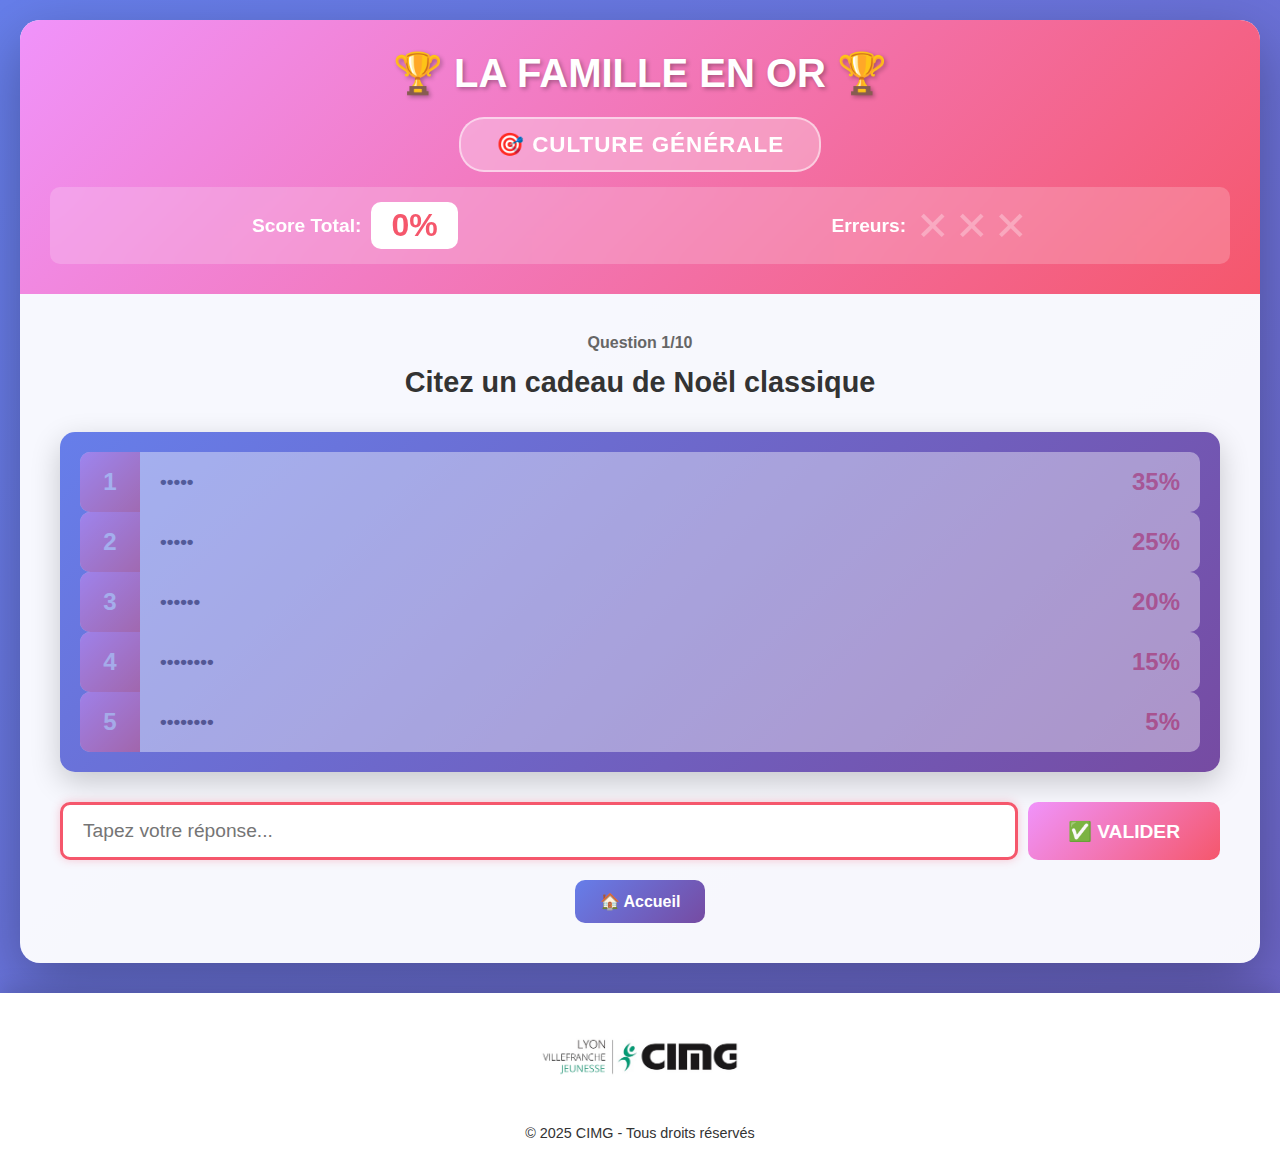
<file: game.html>
<!DOCTYPE html>
<html lang="fr">
<head>
    <meta charset="UTF-8">
    <meta name="viewport" content="width=device-width, initial-scale=1.0">
    <title>La Famille en Or - Jeu</title>
    <link rel="icon" type="image/png" href="images/logo_vert.png">
    <link rel="stylesheet" href="assets/css/game.css">
    <link rel="stylesheet" href="assets/css/animations.css">
</head>
<body>
    <div class="container">
        <header>
            <h1>🏆 LA FAMILLE EN OR 🏆</h1>
            <div class="category-display">
                <span class="category-badge" id="categoryBadge">CATÉGORIE</span>
            </div>
            <div class="score-board">
                <div class="score">
                    <span class="score-label">Score Total:</span>
                    <span class="score-value" id="score">0%</span>
                </div>
                <div class="errors">
                    <span class="error-label">Erreurs:</span>
                    <div id="crosses"></div>
                </div>
            </div>
        </header>

        <div class="game-layout">
            <aside id="hintsPanel" class="hints-panel" style="display: none;">
                <h3>💡 Indices</h3>
                <div id="hintsList"></div>
            </aside>

            <main class="game-main">
                <div class="question-container">
                    <p class="question-number">Question <span id="questionNum">1</span>/<span id="totalQuestions">10</span></p>
                    <h2 id="question">Chargement de la question...</h2>
                </div>

                <div class="answers-board">
                    <div class="answer-row" id="answer-1">
                        <div class="answer-number">1</div>
                        <div class="answer-content">
                            <span class="answer-text"></span>
                            <span class="answer-points"></span>
                        </div>
                    </div>
                    <div class="answer-row" id="answer-2">
                        <div class="answer-number">2</div>
                        <div class="answer-content">
                            <span class="answer-text"></span>
                            <span class="answer-points"></span>
                        </div>
                    </div>
                    <div class="answer-row" id="answer-3">
                        <div class="answer-number">3</div>
                        <div class="answer-content">
                            <span class="answer-text"></span>
                            <span class="answer-points"></span>
                        </div>
                    </div>
                    <div class="answer-row" id="answer-4">
                        <div class="answer-number">4</div>
                        <div class="answer-content">
                            <span class="answer-text"></span>
                            <span class="answer-points"></span>
                        </div>
                    </div>
                    <div class="answer-row" id="answer-5">
                        <div class="answer-number">5</div>
                        <div class="answer-content">
                            <span class="answer-text"></span>
                            <span class="answer-points"></span>
                        </div>
                    </div>
                </div>

                <div class="input-container">
                    <input type="text" id="userAnswer" placeholder="Tapez votre réponse..." autocomplete="off">
                    <button id="submitBtn">✅ VALIDER</button>
                </div>

                <div class="controls">
                    <button id="nextBtn" style="display: none;">➡️ Question Suivante</button>
                    <button id="hintBtn" style="display: none;">💡 Indice</button>
                    <button id="homeBtn" class="home-btn">🏠 Accueil</button>
                </div>
            </main>

            <aside id="teamsPanel" class="teams-panel" style="display: none;">
                <h3>🏆 Équipes</h3>
                <div class="teams-list"></div>
            </aside>
        </div>
    </div>

    <div id="endModal" class="modal" style="display: none;">
        <div class="modal-content">
            <h2 id="endTitle">Fin du jeu</h2>
            <p id="endMessage"></p>
            <p id="endScore"></p>
            <button id="playAgainBtn">🔄 Rejouer</button>
            <button class="modal-btn" onclick="window.location.href='index.html'">🏠 Accueil</button>
        </div>
    </div>

    <footer class="logo-footer">
        <img src="images/Logo CIMG VF GT.png" alt="Logo CIMG" class="footer-logo">
        <p class="footer-text">© 2025 CIMG - Tous droits réservés</p>
    </footer>

    <script src="assets/js/questions.js"></script>
    <script src="assets/js/confetti.js"></script>
    <script src="assets/js/game.js"></script>
</body>
</html>
</file>
<file: assets/css/style.css>
/* ================================================================================================
   LA FAMILLE EN OR - STYLES UNIFIÉS
   Fichier CSS principal pour tout le jeu
   ================================================================================================ */

/* ================================================================================================
   RESET & BASE STYLES
   ================================================================================================ */
* {
    margin: 0;
    padding: 0;
    box-sizing: border-box;
}

body {
    font-family: 'Segoe UI', Tahoma, Geneva, Verdana, sans-serif;
    background: linear-gradient(135deg, #667eea 0%, #764ba2 100%);
    min-height: 100vh;
    padding: 20px 20px 0 20px;
    margin: 0;
    display: flex;
    flex-direction: column;
}

/* ================================================================================================
   CONTENEUR PRINCIPAL
   ================================================================================================ */
.container {
    max-width: 1600px;
    width: 100%;
    margin: 0 auto;
}

.game-container {
    max-width: 1400px;
    width: 100%;
    background: rgba(255, 255, 255, 0.95);
    border-radius: 20px;
    box-shadow: 0 20px 60px rgba(0, 0, 0, 0.3);
    overflow: hidden;
    margin: 0 auto;
    margin-bottom: 20px;
}

/* ================================================================================================
   HEADER - EN-TÊTE DU JEU
   ================================================================================================ */
header {
    background: linear-gradient(135deg, #f093fb 0%, #f5576c 100%);
    padding: 30px;
    text-align: center;
    color: white;
}

.game-header {
    text-align: center;
    margin-bottom: 30px;
}

.main-header {
    text-align: center;
    margin-bottom: 50px;
    padding: 40px 20px;
    background: rgba(255, 255, 255, 0.1);
    backdrop-filter: blur(10px);
    border-radius: 20px;
    box-shadow: 0 10px 40px rgba(0, 0, 0, 0.2);
}

h1, .main-title {
    font-size: 3.5em;
    color: white;
    text-shadow: 3px 3px 6px rgba(0, 0, 0, 0.3);
    margin-bottom: 15px;
}

.subtitle {
    font-size: 1.5em;
    color: rgba(255, 255, 255, 0.9);
    font-weight: 300;
}

.category-display {
    margin-bottom: 15px;
}

.category-badge {
    display: inline-block;
    background: rgba(255, 255, 255, 0.3);
    padding: 8px 25px;
    border-radius: 20px;
    font-size: 1.1em;
    font-weight: bold;
    backdrop-filter: blur(10px);
    border: 2px solid rgba(255, 255, 255, 0.5);
}

/* ================================================================================================
   SCORE BOARD - TABLEAU DES SCORES
   ================================================================================================ */
.score-board {
    display: flex;
    justify-content: space-around;
    align-items: center;
    background: rgba(255, 255, 255, 0.2);
    padding: 15px;
    border-radius: 10px;
    backdrop-filter: blur(10px);
}

.score, .errors {
    display: flex;
    align-items: center;
    gap: 10px;
}

.score-label, .error-label {
    font-size: 1.2em;
    font-weight: bold;
}

.score-value {
    font-size: 2em;
    font-weight: bold;
    background: white;
    color: #f5576c;
    padding: 5px 20px;
    border-radius: 10px;
}

#crosses {
    font-size: 2em;
    display: flex;
    gap: 10px;
}

/* ================================================================================================
   OPTIONS DE JEU - PAGE D'ACCUEIL
   ================================================================================================ */
.game-options {
    background: rgba(255, 255, 255, 0.95);
    border-radius: 15px;
    padding: 25px;
    margin-bottom: 40px;
    display: flex;
    justify-content: space-around;
    align-items: center;
    gap: 30px;
    flex-wrap: wrap;
    box-shadow: 0 5px 20px rgba(0, 0, 0, 0.2);
}

.option-group {
    display: flex;
    align-items: center;
    gap: 10px;
}

.option-group label {
    font-size: 1.1em;
    font-weight: bold;
    color: #333;
}

.option-group select {
    padding: 10px 15px;
    font-size: 1em;
    border: 2px solid #667eea;
    border-radius: 10px;
    background: white;
    cursor: pointer;
    transition: all 0.3s;
}

.option-group select:hover {
    border-color: #f5576c;
    box-shadow: 0 0 10px rgba(245, 87, 108, 0.3);
}

.option-group input[type="checkbox"] {
    width: 20px;
    height: 20px;
    cursor: pointer;
}

/* ================================================================================================
   CONFIGURATION DES ÉQUIPES
   ================================================================================================ */
.team-config {
    background: rgba(255, 255, 255, 0.95);
    border-radius: 15px;
    padding: 25px;
    margin-bottom: 40px;
    box-shadow: 0 5px 20px rgba(0, 0, 0, 0.2);
}

.team-config h3 {
    text-align: center;
    color: #667eea;
    font-size: 1.5em;
    margin-bottom: 20px;
}

.team-inputs {
    display: flex;
    flex-direction: column;
    gap: 15px;
}

.team-input-group {
    display: flex;
    align-items: center;
    gap: 10px;
}

.team-input-group label {
    font-weight: bold;
    color: #333;
    min-width: 100px;
}

.team-input-group input {
    flex: 1;
    padding: 10px 15px;
    font-size: 1em;
    border: 2px solid #667eea;
    border-radius: 10px;
    transition: all 0.3s;
}

.team-input-group input:focus {
    outline: none;
    border-color: #f5576c;
    box-shadow: 0 0 10px rgba(245, 87, 108, 0.3);
}

.add-team-btn {
    padding: 10px 20px;
    background: linear-gradient(135deg, #4ade80 0%, #22c55e 100%);
    color: white;
    border: none;
    border-radius: 10px;
    font-size: 1em;
    font-weight: bold;
    cursor: pointer;
    transition: all 0.3s;
    margin-top: 10px;
}

.add-team-btn:hover {
    transform: translateY(-2px);
    box-shadow: 0 5px 15px rgba(34, 197, 94, 0.4);
}

#extraTeams {
    display: flex;
    flex-direction: column;
    gap: 15px;
    margin-top: 15px;
}

/* ================================================================================================
   CORRECTION BUTTON
   ================================================================================================ */
.correction-link-section {
    text-align: center;
    margin: 30px 0 20px 0;
}

.correction-btn {
    display: inline-block;
    padding: 15px 30px;
    background: linear-gradient(135deg, #fbbf24 0%, #f59e0b 100%);
    color: #1f2937;
    text-decoration: none;
    border-radius: 12px;
    font-size: 1.1em;
    font-weight: bold;
    box-shadow: 0 4px 15px rgba(245, 158, 11, 0.3);
    transition: all 0.3s ease;
}

.correction-btn:hover {
    transform: translateY(-3px);
    box-shadow: 0 6px 20px rgba(245, 158, 11, 0.5);
    background: linear-gradient(135deg, #f59e0b 0%, #d97706 100%);
}

/* ================================================================================================
   GRILLE DES CATÉGORIES
   ================================================================================================ */
.categories-grid {
    display: grid;
    grid-template-columns: repeat(auto-fit, minmax(280px, 1fr));
    gap: 25px;
    margin-bottom: 40px;
}

.category-card {
    background: white;
    border-radius: 20px;
    padding: 30px;
    text-align: center;
    cursor: pointer;
    transition: all 0.3s cubic-bezier(0.4, 0, 0.2, 1);
    box-shadow: 0 5px 15px rgba(0, 0, 0, 0.2);
    position: relative;
    overflow: hidden;
}

.category-card::before {
    content: '';
    position: absolute;
    top: 0;
    left: 0;
    width: 100%;
    height: 100%;
    background: linear-gradient(135deg, #f093fb 0%, #f5576c 100%);
    opacity: 0;
    transition: opacity 0.3s;
    z-index: 0;
}

.category-card:hover::before {
    opacity: 0.1;
}

.category-card:hover {
    transform: translateY(-10px) scale(1.02);
    box-shadow: 0 15px 40px rgba(0, 0, 0, 0.3);
}

.category-card:active {
    transform: translateY(-5px) scale(1);
}

.category-card.special {
    background: linear-gradient(135deg, #f093fb 0%, #f5576c 100%);
    color: white;
    grid-column: span 1;
}

.category-card.special h3,
.category-card.special p {
    color: white;
}

.category-card.special .category-stats {
    background: rgba(255, 255, 255, 0.2);
    color: white;
}

.category-icon {
    font-size: 4em;
    margin-bottom: 15px;
    animation: float 3s ease-in-out infinite;
    position: relative;
    z-index: 1;
}

.category-card h3 {
    font-size: 1.6em;
    color: #333;
    margin-bottom: 10px;
    position: relative;
    z-index: 1;
}

.category-card p {
    font-size: 1em;
    color: #666;
    margin-bottom: 15px;
    line-height: 1.5;
    position: relative;
    z-index: 1;
}

.category-stats {
    background: linear-gradient(135deg, #667eea 0%, #764ba2 100%);
    color: white;
    padding: 8px 20px;
    border-radius: 20px;
    font-size: 0.9em;
    font-weight: bold;
    display: inline-block;
    position: relative;
    z-index: 1;
}

/* ================================================================================================
   ZONE DE JEU - QUESTION ET RÉPONSES
   ================================================================================================ */
.game-layout {
    display: flex;
    gap: 20px;
    padding: 20px;
}

.hints-panel {
    display: none;
    flex: 0 0 250px;
    background: linear-gradient(135deg, #667eea 0%, #764ba2 100%);
    border-radius: 15px;
    padding: 20px;
    color: white;
    box-shadow: 0 5px 20px rgba(0, 0, 0, 0.2);
}

.hints-panel h3 {
    font-size: 1.5em;
    margin-bottom: 15px;
    text-align: center;
    text-shadow: 2px 2px 4px rgba(0, 0, 0, 0.3);
}

.hint-item {
    background: rgba(255, 255, 255, 0.2);
    backdrop-filter: blur(10px);
    padding: 10px;
    margin-bottom: 10px;
    border-radius: 10px;
    font-size: 1.1em;
}

.game-main {
    flex: 1;
}

main {
    padding: 40px;
}

#question {
    font-size: 1.8em;
    color: #333;
    text-align: center;
    margin-bottom: 40px;
    font-weight: bold;
    background: linear-gradient(135deg, #667eea 0%, #764ba2 100%);
    -webkit-background-clip: text;
    background-clip: text;
    -webkit-text-fill-color: transparent;
}

.answers-board {
    display: grid;
    grid-template-columns: repeat(2, 1fr);
    gap: 15px;
    margin-bottom: 30px;
    padding: 0 20px;
}

.answer-row {
    background: linear-gradient(135deg, #667eea 0%, #764ba2 100%);
    padding: 15px 20px;
    border-radius: 10px;
    display: flex;
    justify-content: space-between;
    align-items: center;
    min-height: 60px;
    transition: all 0.3s;
    box-shadow: 0 3px 10px rgba(0, 0, 0, 0.2);
}

.answer-row.revealed {
    background: linear-gradient(135deg, #4ade80 0%, #22c55e 100%);
    animation: reveal 0.5s;
}

.answer-number {
    background: white;
    color: #667eea;
    width: 35px;
    height: 35px;
    border-radius: 50%;
    display: flex;
    align-items: center;
    justify-content: center;
    font-weight: bold;
    font-size: 1.1em;
}

.answer-text {
    flex: 1;
    text-align: center;
    color: white;
    font-size: 1.2em;
    font-weight: bold;
}

.answer-percentage {
    background: rgba(255, 255, 255, 0.3);
    color: white;
    padding: 5px 15px;
    border-radius: 20px;
    font-weight: bold;
}

/* ================================================================================================
   PANNEAU DES ÉQUIPES
   ================================================================================================ */
.teams-panel {
    display: none;
    flex: 0 0 250px;
    background: linear-gradient(135deg, #f093fb 0%, #f5576c 100%);
    border-radius: 15px;
    padding: 20px;
    color: white;
    box-shadow: 0 5px 20px rgba(0, 0, 0, 0.2);
}

.teams-panel h3 {
    font-size: 1.5em;
    margin-bottom: 15px;
    text-align: center;
    text-shadow: 2px 2px 4px rgba(0, 0, 0, 0.3);
}

.team-item {
    background: rgba(255, 255, 255, 0.2);
    backdrop-filter: blur(10px);
    padding: 12px;
    margin-bottom: 10px;
    border-radius: 10px;
    cursor: pointer;
    transition: all 0.3s;
}

.team-item:hover {
    background: rgba(255, 255, 255, 0.3);
    transform: translateX(5px);
}

.team-item.selected {
    background: rgba(255, 255, 255, 0.5);
    border: 2px solid white;
}

.team-name {
    font-size: 1.1em;
    font-weight: bold;
    margin-bottom: 5px;
}

.team-score {
    font-size: 0.9em;
    opacity: 0.9;
}

/* ================================================================================================
   SAISIE DE RÉPONSE
   ================================================================================================ */
.input-container {
    display: flex;
    gap: 15px;
    align-items: center;
    justify-content: center;
    flex-wrap: wrap;
    padding: 0 40px;
}

#answerInput {
    flex: 1;
    min-width: 300px;
    padding: 15px 25px;
    font-size: 1.2em;
    border: 3px solid #667eea;
    border-radius: 10px;
    transition: all 0.3s;
}

#answerInput:focus {
    outline: none;
    border-color: #f5576c;
    box-shadow: 0 0 20px rgba(245, 87, 108, 0.3);
    transform: scale(1.02);
}

button {
    padding: 15px 40px;
    font-size: 1.2em;
    font-weight: bold;
    border: none;
    border-radius: 10px;
    cursor: pointer;
    transition: all 0.3s;
    box-shadow: 0 3px 10px rgba(0, 0, 0, 0.2);
}

#validateBtn {
    background: linear-gradient(135deg, #4ade80 0%, #22c55e 100%);
    color: white;
}

#validateBtn:hover {
    transform: translateY(-2px);
    box-shadow: 0 5px 20px rgba(34, 197, 94, 0.4);
}

#nextBtn, #homeBtn {
    background: linear-gradient(135deg, #667eea 0%, #764ba2 100%);
    color: white;
}

#nextBtn {
    display: none;
}

#nextBtn:hover, #homeBtn:hover {
    transform: translateY(-2px);
    box-shadow: 0 5px 20px rgba(102, 126, 234, 0.4);
}

button:active {
    transform: translateY(0);
}

/* ================================================================================================
   MODAL - FENÊTRE MODALE
   ================================================================================================ */
.modal {
    display: none;
    position: fixed;
    top: 0;
    left: 0;
    width: 100%;
    height: 100%;
    background: rgba(0, 0, 0, 0.7);
    justify-content: center;
    align-items: center;
    z-index: 1000;
}

.modal.show {
    display: flex;
}

.modal-content {
    background: white;
    padding: 40px;
    border-radius: 20px;
    text-align: center;
    max-width: 500px;
    animation: slideIn 0.3s;
}

#modalTitle {
    font-size: 2em;
    color: #f5576c;
    margin-bottom: 20px;
}

#modalMessage {
    font-size: 1.3em;
    color: #333;
    margin-bottom: 30px;
    line-height: 1.6;
}

.modal-btn {
    padding: 15px 40px;
    font-size: 1.2em;
    font-weight: bold;
    background: linear-gradient(135deg, #667eea 0%, #764ba2 100%);
    color: white;
    border: none;
    border-radius: 10px;
    cursor: pointer;
    transition: all 0.3s;
}

.modal-btn:hover {
    transform: translateY(-2px);
    box-shadow: 0 5px 15px rgba(102, 126, 234, 0.4);
}

/* ================================================================================================
   RÉSUMÉ DE FIN DE JEU
   ================================================================================================ */
.game-summary {
    text-align: left;
    max-height: 60vh;
    overflow-y: auto;
}

.questions-summary, .teams-summary {
    background: rgba(102, 126, 234, 0.1);
    padding: 15px;
    border-radius: 10px;
    margin: 10px 0;
}

.question-detail, .team-summary {
    padding: 8px;
    margin: 5px 0;
    background: white;
    border-radius: 5px;
    font-size: 0.95em;
}

/* ================================================================================================
   CONFETTI - ANIMATIONS DE CÉLÉBRATION
   ================================================================================================ */
.confetti {
    position: fixed;
    width: 10px;
    height: 10px;
    pointer-events: none;
    z-index: 9999;
    animation: fall 3s linear forwards;
}

/* ================================================================================================
   FOOTER - PIED DE PAGE
   ================================================================================================ */
.logo-footer {
    background: white;
    text-align: center;
    padding: 15px;
    width: 100vw;
    box-shadow: 0 -5px 20px rgba(0, 0, 0, 0.15);
    position: relative;
    bottom: 0;
    left: 0;
    right: 0;
    margin: 0;
    margin-left: calc(-50vw + 50%);
    margin-right: calc(-50vw + 50%);
    margin-top: 30px;
}

.footer-logo {
    max-width: 200px;
    height: auto;
    margin-bottom: 8px;
}

.footer-text {
    color: #333;
    font-size: 0.9em;
    margin: 5px 0 0 0;
    font-weight: 500;
}

/* ================================================================================================
   ANIMATIONS
   ================================================================================================ */
@keyframes float {
    0%, 100% { transform: translateY(0px); }
    50% { transform: translateY(-10px); }
}

@keyframes fadeInUp {
    from {
        opacity: 0;
        transform: translateY(30px);
    }
    to {
        opacity: 1;
        transform: translateY(0);
    }
}

@keyframes reveal {
    0% {
        transform: scale(1);
    }
    50% {
        transform: scale(1.05);
    }
    100% {
        transform: scale(1);
    }
}

@keyframes shake {
    0%, 100% { transform: translateX(0); }
    25% { transform: translateX(-10px); }
    75% { transform: translateX(10px); }
}

@keyframes slideIn {
    from {
        transform: translateY(-50px);
        opacity: 0;
    }
    to {
        transform: translateY(0);
        opacity: 1;
    }
}

@keyframes fall {
    to {
        transform: translateY(100vh) rotate(360deg);
        opacity: 0;
    }
}

@keyframes fadeIn {
    from { opacity: 0; }
    to { opacity: 1; }
}

/* ================================================================================================
   ANIMATIONS AU CHARGEMENT DES CATÉGORIES
   ================================================================================================ */
.category-card {
    animation: fadeInUp 0.6s ease-out backwards;
}

.category-card:nth-child(1) { animation-delay: 0.1s; }
.category-card:nth-child(2) { animation-delay: 0.2s; }
.category-card:nth-child(3) { animation-delay: 0.3s; }
.category-card:nth-child(4) { animation-delay: 0.4s; }
.category-card:nth-child(5) { animation-delay: 0.5s; }
.category-card:nth-child(6) { animation-delay: 0.6s; }
.category-card:nth-child(7) { animation-delay: 0.7s; }
.category-card:nth-child(8) { animation-delay: 0.8s; }
.category-card:nth-child(9) { animation-delay: 0.9s; }

/* ================================================================================================
   RESPONSIVE DESIGN - ADAPTATIONS MOBILE ET TABLETTE
   ================================================================================================ */
@media (max-width: 768px) {
    body {
        padding: 10px 10px 0 10px;
    }

    .container, .game-container {
        max-width: 100%;
    }

    h1, .main-title {
        font-size: 2.2em;
    }

    .subtitle {
        font-size: 1.1em;
    }

    #question {
        font-size: 1.3em;
    }

    .answer-text {
        font-size: 1em;
    }

    .input-container {
        flex-direction: column;
        padding: 0 20px;
    }

    #answerInput {
        min-width: 100%;
    }

    main {
        padding: 20px;
    }

    .categories-grid {
        grid-template-columns: 1fr;
        gap: 20px;
    }

    .category-card.special {
        grid-column: span 1;
    }

    .answers-board {
        grid-template-columns: 1fr;
        padding: 0;
    }

    .game-layout {
        flex-direction: column;
    }

    .hints-panel, .teams-panel {
        flex: 1;
        width: 100%;
    }

    .game-options {
        flex-direction: column;
        gap: 15px;
    }
}

@media (min-width: 769px) and (max-width: 1024px) {
    .categories-grid {
        grid-template-columns: repeat(2, 1fr);
    }

    .container, .game-container {
        max-width: 95%;
    }
}

/* ================================================================================================
   FIN DU FICHIER CSS
   ================================================================================================ */
</file>
<file: assets/css/game.css>
/* ================================================================================================
   GAME.CSS - STYLES POUR LA PAGE DE JEU
   ================================================================================================ */

* {
    margin: 0;
    padding: 0;
    box-sizing: border-box;
}

body {
    font-family: 'Arial', sans-serif;
    background: linear-gradient(135deg, #667eea 0%, #764ba2 100%);
    min-height: 100vh;
    display: flex;
    flex-direction: column;
    justify-content: space-between;
    align-items: center;
    padding: 20px;
    padding-bottom: 0;
    margin: 0;
}

.container {
    max-width: 1400px;
    width: 100%;
    background: rgba(255, 255, 255, 0.95);
    border-radius: 20px;
    box-shadow: 0 20px 60px rgba(0, 0, 0, 0.3);
    overflow: hidden;
}

/* HEADER */
header {
    background: linear-gradient(135deg, #f093fb 0%, #f5576c 100%);
    padding: 30px;
    text-align: center;
    color: white;
}

.header-content {
    display: flex;
    align-items: center;
    justify-content: center;
    gap: 15px;
    flex-wrap: wrap;
    margin-bottom: 20px;
}

.header-logo {
    max-width: 100px;
    height: auto;
}

.category-display {
    margin-bottom: 15px;
}

.category-badge {
    display: inline-block;
    background: rgba(255, 255, 255, 0.3);
    padding: 12px 35px;
    border-radius: 25px;
    font-size: 1.4em;
    font-weight: bold;
    backdrop-filter: blur(10px);
    border: 2px solid rgba(255, 255, 255, 0.5);
    text-transform: uppercase;
    letter-spacing: 1px;
}

h1 {
    font-size: 2.5em;
    margin-bottom: 20px;
    text-shadow: 2px 2px 4px rgba(0, 0, 0, 0.3);
}

.score-board {
    display: flex;
    justify-content: space-around;
    align-items: center;
    background: rgba(255, 255, 255, 0.2);
    padding: 15px;
    border-radius: 10px;
    backdrop-filter: blur(10px);
}

.score, .errors {
    display: flex;
    align-items: center;
    gap: 10px;
}

.score-label, .error-label {
    font-size: 1.2em;
    font-weight: bold;
}

.score-value {
    font-size: 2em;
    font-weight: bold;
    background: white;
    color: #f5576c;
    padding: 5px 20px;
    border-radius: 10px;
}

#crosses {
    display: flex;
    gap: 5px;
}

.cross {
    font-size: 2.5em;
    opacity: 0.3;
    transition: all 0.3s;
    font-weight: normal;
}

.cross.active {
    opacity: 1;
    color: #ff0000;
    font-weight: bold;
    animation: shake 0.5s;
}

@keyframes shake {
    0%, 100% { transform: translateX(0); }
    25% { transform: translateX(-10px); }
    75% { transform: translateX(10px); }
}

/* LAYOUT PRINCIPAL */
.game-layout {
    display: flex;
    gap: 20px;
    padding: 20px;
    align-items: flex-start;
}

main.game-main {
    flex: 1;
    padding: 20px;
}

/* PANNEAUX LATERAUX */
.hints-panel {
    width: 280px;
    background: linear-gradient(135deg, #667eea 0%, #764ba2 100%);
    border-radius: 15px;
    padding: 20px;
    box-shadow: 0 5px 20px rgba(0, 0, 0, 0.2);
    position: sticky;
    top: 20px;
    max-height: calc(100vh - 250px);
    overflow-y: auto;
    display: flex;
    flex-direction: column;
}

.hints-panel h3 {
    color: white;
    margin-bottom: 20px;
    text-align: center;
    font-size: 1.4em;
    text-shadow: 2px 2px 4px rgba(0, 0, 0, 0.3);
    display: block;
    width: 100%;
}

.teams-panel {
    width: 280px;
    background: linear-gradient(135deg, #f093fb 0%, #f5576c 100%);
    border-radius: 15px;
    padding: 20px;
    box-shadow: 0 5px 20px rgba(0, 0, 0, 0.2);
    position: sticky;
    top: 20px;
    max-height: calc(100vh - 250px);
    overflow-y: auto;
    display: flex;
    flex-direction: column;
}

.teams-panel h3 {
    color: white;
    margin-bottom: 20px;
    text-align: center;
    font-size: 1.4em;
    text-shadow: 2px 2px 4px rgba(0, 0, 0, 0.3);
    display: block;
    width: 100%;
}

/* Liste des indices */
#hintsList {
    display: flex;
    flex-direction: column;
    gap: 10px;
    width: 100%;
}

.hint-item {
    background: rgba(255, 255, 255, 0.95);
    color: #333;
    padding: 12px;
    border-radius: 8px;
    font-size: 1em;
    font-weight: bold;
    text-align: center;
    box-shadow: 0 2px 5px rgba(0, 0, 0, 0.2);
    animation: slideIn 0.4s ease-out;
}

.hint-item:hover {
    background: white;
    transform: translateY(-2px);
    box-shadow: 0 4px 10px rgba(0, 0, 0, 0.3);
}

@keyframes slideIn {
    from {
        opacity: 0;
        transform: translateX(30px);
    }
    to {
        opacity: 1;
        transform: translateX(0);
    }
}

/* Liste des équipes */
.teams-list {
    display: flex;
    flex-direction: column;
    gap: 10px;
    width: 100%;
}

.team-card {
    background: rgba(255, 255, 255, 0.95);
    padding: 15px;
    border-radius: 10px;
    cursor: pointer;
    transition: all 0.3s;
    border: 3px solid transparent;
}

.team-card:hover {
    transform: translateX(5px);
    box-shadow: 0 5px 15px rgba(0, 0, 0, 0.3);
}

.team-card.selected {
    border-color: #4ade80;
    background: linear-gradient(135deg, #d4fce4 0%, #c0f5d4 100%);
    transform: scale(1.05);
}

.team-name {
    font-size: 1.1em;
    font-weight: bold;
    color: #333;
    margin-bottom: 5px;
}

.team-score {
    font-size: 1.5em;
    font-weight: bold;
    color: #f5576c;
    text-align: center;
}

.team-instruction {
    color: white;
    font-size: 0.9em;
    text-align: center;
    margin-top: 15px;
    font-style: italic;
}

/* ZONE DE JEU */
.game-main {
    flex: 1;
}

.question-container {
    text-align: center;
    margin-bottom: 30px;
}

.question-section {
    text-align: center;
    margin-bottom: 30px;
}

.question-number {
    font-size: 1em;
    color: #666;
    margin-bottom: 10px;
    font-weight: 600;
}

#question {
    font-size: 1.8em;
    color: #333;
    margin-bottom: 10px;
    line-height: 1.4;
    font-weight: bold;
}

/* RÉPONSES */
.answers-board {
    background: linear-gradient(135deg, #667eea 0%, #764ba2 100%);
    border-radius: 15px;
    padding: 20px;
    margin-bottom: 30px;
    box-shadow: 0 10px 30px rgba(0, 0, 0, 0.2);
}

.answers-grid {
    display: flex;
    flex-direction: column;
    gap: 25px;
}

.answer-row {
    display: flex;
    align-items: center;
    background: white;
    margin: 0;
    border-radius: 10px;
    overflow: hidden;
    min-height: 60px;
    transition: all 0.3s;
    opacity: 0.4;
}

.answer-row.revealed {
    opacity: 1;
    animation: reveal 0.5s;
}

@keyframes reveal {
    0% {
        transform: scale(0.8);
        opacity: 0;
    }
    100% {
        transform: scale(1);
        opacity: 1;
    }
}

.answer-number {
    background: linear-gradient(135deg, #f093fb 0%, #f5576c 100%);
    color: white;
    font-size: 1.5em;
    font-weight: bold;
    padding: 0 20px;
    height: 60px;
    display: flex;
    align-items: center;
    justify-content: center;
    min-width: 60px;
}

.answer-content {
    flex: 1;
    display: flex;
    justify-content: space-between;
    align-items: center;
    padding: 0 20px;
}

.answer-text {
    flex: 1;
    font-size: 1.2em;
    font-weight: bold;
    color: #333;
    text-transform: uppercase;
}

.answer-percent,
.answer-points {
    font-size: 1.5em;
    font-weight: bold;
    color: #f5576c;
}

/* INPUT ET BOUTONS */
.input-section,
.input-container {
    display: flex;
    gap: 10px;
    margin-bottom: 20px;
}

#userAnswer {
    flex: 1;
    padding: 15px 20px;
    font-size: 1.2em;
    border: 3px solid #667eea;
    border-radius: 10px;
    outline: none;
    transition: all 0.3s;
}

#userAnswer:focus {
    border-color: #f5576c;
    box-shadow: 0 0 10px rgba(245, 87, 108, 0.3);
}

/* États de réponse pour le champ de saisie */
#userAnswer.correct {
    border-color: #22c55e;
    background-color: rgba(74, 222, 128, 0.1);
}

#userAnswer.wrong {
    border-color: #ef4444;
    background-color: rgba(239, 68, 68, 0.1);
}

button {
    padding: 15px 40px;
    font-size: 1.2em;
    font-weight: bold;
    border: none;
    border-radius: 10px;
    cursor: pointer;
    transition: all 0.3s;
    color: white;
}

#submitBtn {
    background: linear-gradient(135deg, #f093fb 0%, #f5576c 100%);
}

#submitBtn:hover {
    transform: translateY(-2px);
    box-shadow: 0 5px 15px rgba(245, 87, 108, 0.4);
}

#submitBtn:active {
    transform: translateY(0);
}

#submitBtn:disabled {
    opacity: 0.5;
    cursor: not-allowed;
}

.controls,
.buttons {
    text-align: center;
    display: flex;
    gap: 15px;
    justify-content: center;
    flex-wrap: wrap;
}

#nextBtn,
#homeBtn,
#hintBtn,
.next-btn,
.restart-btn,
.home-btn {
    background: linear-gradient(135deg, #667eea 0%, #764ba2 100%);
    padding: 12px 25px;
    font-size: 1em;
}

#nextBtn {
    display: none;
}

#nextBtn:hover,
#homeBtn:hover,
#hintBtn:hover,
.next-btn:hover,
.restart-btn:hover,
.home-btn:hover {
    transform: translateY(-2px);
    box-shadow: 0 5px 15px rgba(102, 126, 234, 0.4);
}

.restart-btn {
    background: linear-gradient(135deg, #f5576c 0%, #f093fb 100%);
}

button:disabled {
    opacity: 0.6;
    cursor: not-allowed;
}

button:disabled:hover {
    transform: none;
}

/* Hint text */
.hint-text {
    background: linear-gradient(135deg, #fbbf24 0%, #f59e0b 100%);
    color: white;
    padding: 15px 20px;
    border-radius: 12px;
    margin-top: 20px;
    text-align: center;
    font-weight: bold;
    box-shadow: 0 4px 15px rgba(251, 191, 36, 0.3);
}

/* MODAL */
.modal {
    display: none;
    position: fixed;
    top: 0;
    left: 0;
    width: 100%;
    height: 100%;
    background: rgba(0, 0, 0, 0.8);
    justify-content: center;
    align-items: center;
    z-index: 1000;
    backdrop-filter: blur(5px);
    animation: fadeInModal 0.3s;
}

@keyframes fadeInModal {
    from {
        opacity: 0;
    }
    to {
        opacity: 1;
    }
}

.modal.show {
    display: flex;
}

.modal-content {
    background: white;
    padding: 40px;
    border-radius: 20px;
    text-align: center;
    max-width: 800px;
    max-height: 85vh;
    overflow-y: auto;
    animation: slideUpModal 0.5s cubic-bezier(0.4, 0, 0.2, 1);
    box-shadow: 0 20px 60px rgba(0, 0, 0, 0.4);
}

@keyframes slideUpModal {
    from {
        transform: translateY(50px);
        opacity: 0;
    }
    to {
        transform: translateY(0);
        opacity: 1;
    }
}

#endTitle {
    font-size: 2em;
    background: linear-gradient(135deg, #f093fb 0%, #f5576c 100%);
    -webkit-background-clip: text;
    background-clip: text;
    -webkit-text-fill-color: transparent;
    margin-bottom: 20px;
}

#endMessage {
    font-size: 1.2em;
    color: #333;
    margin-bottom: 20px;
    line-height: 1.6;
}

#endScore {
    font-size: 1.5em;
    color: #667eea;
    font-weight: bold;
    margin-bottom: 30px;
}

#playAgainBtn,
#homeBtn2 {
    background: linear-gradient(135deg, #667eea 0%, #764ba2 100%);
    color: white;
    margin: 10px;
}

#playAgainBtn:hover,
#homeBtn2:hover {
    transform: translateY(-3px);
    box-shadow: 0 6px 20px rgba(102, 126, 234, 0.4);
}

/* FOOTER */
.footer {
    background: white;
    text-align: center;
    padding: 20px;
    margin-top: auto;
    box-shadow: 0 -5px 20px rgba(0, 0, 0, 0.1);
    position: relative;
    z-index: 1;
}

/* FOOTER */
.logo-footer {
    background: white;
    text-align: center;
    padding: 15px;
    width: 100vw;
    box-shadow: 0 -5px 20px rgba(0, 0, 0, 0.15);
    position: relative;
    bottom: 0;
    left: 0;
    right: 0;
    margin: 0;
    margin-left: calc(-50vw + 50%);
    margin-right: calc(-50vw + 50%);
    margin-top: 30px;
}

.footer-logo {
    max-width: 200px;
    height: auto;
    margin-bottom: 8px;
}

.footer-text {
    color: #333;
    font-size: 0.9em;
    margin: 5px 0 0 0;
    font-weight: 500;
}

/* CONFETTI */
.confetti {
    position: fixed;
    width: 10px;
    height: 10px;
    top: -10px;
    z-index: 9999;
    animation: fall linear forwards;
    pointer-events: none;
}

.confetti-large {
    width: 15px;
    height: 15px;
}

.confetti-small {
    width: 8px;
    height: 8px;
}

@keyframes fall {
    0% {
        opacity: 1;
    }
    80% {
        opacity: 0.5;
    }
    100% {
        transform: translateY(100vh) rotate(720deg);
        opacity: 0;
    }
}

/* RESPONSIVE */
@media (max-width: 1024px) {
    .game-layout {
        padding: 20px;
    }

    .hints-panel,
    .teams-panel {
        width: 250px;
    }
}

@media (max-width: 768px) {
    body {
        padding: 10px;
    }

    .container {
        border-radius: 15px;
    }

    header {
        padding: 20px;
    }

    h1 {
        font-size: 1.8em;
    }

    .game-layout {
        flex-direction: column;
        padding: 15px;
    }
    
    .hints-panel, .teams-panel {
        width: 100%;
        position: relative;
        max-height: none;
        order: 2;
    }
    
    .teams-panel {
        order: 3;
    }
    
    main.game-main {
        order: 1;
        padding: 10px;
    }

    #question {
        font-size: 1.3em;
    }

    .answer-text {
        font-size: 1em;
    }

    .input-section,
    .input-container {
        flex-direction: column;
    }

    #userAnswer {
        padding: 15px 20px;
        font-size: 1.1em;
    }

    button {
        width: 100%;
        padding: 15px 25px;
        font-size: 1em;
    }

    .buttons,
    .controls {
        flex-direction: column;
        gap: 10px;
    }
}

@media (max-width: 480px) {
    h1 {
        font-size: 1.4em;
    }

    .game-layout {
        padding: 10px;
    }

    #question {
        font-size: 1.1em;
    }

    .answer-row {
        min-height: 50px;
    }

    .answer-number {
        font-size: 1.2em;
        min-width: 50px;
        height: 50px;
    }

    .answer-text {
        font-size: 0.95em;
    }
}

/* GAME SUMMARY */
.game-summary {
    text-align: left;
    max-height: 60vh;
    overflow-y: auto;
    padding: 10px;
}

.game-summary::-webkit-scrollbar {
    width: 8px;
}

.game-summary::-webkit-scrollbar-track {
    background: #f1f1f1;
    border-radius: 10px;
}

.game-summary::-webkit-scrollbar-thumb {
    background: linear-gradient(135deg, #667eea 0%, #764ba2 100%);
    border-radius: 10px;
}

.game-summary::-webkit-scrollbar-thumb:hover {
    background: linear-gradient(135deg, #764ba2 0%, #667eea 100%);
}

.questions-summary,
.teams-summary {
    background: linear-gradient(135deg, rgba(102, 126, 234, 0.1) 0%, rgba(118, 75, 162, 0.1) 100%);
    padding: 20px;
    border-radius: 15px;
    margin: 15px 0;
    border: 2px solid rgba(102, 126, 234, 0.2);
}

.questions-summary h3,
.teams-summary h3 {
    color: #667eea;
    margin-bottom: 15px;
    font-size: 1.3em;
}

.question-detail,
.team-summary {
    padding: 12px 15px;
    margin: 10px 0;
    background: white;
    border-radius: 10px;
    font-size: 0.95em;
    box-shadow: 0 2px 8px rgba(0, 0, 0, 0.1);
    transition: all 0.3s;
}

.question-detail:hover,
.team-summary:hover {
    transform: translateX(5px);
    box-shadow: 0 4px 12px rgba(0, 0, 0, 0.15);
}

.question-detail strong,
.team-summary strong {
    color: #667eea;
}

.question-detail .correct {
    color: #22c55e;
    font-weight: bold;
}

.question-detail .incorrect {
    color: #f5576c;
    font-weight: bold;
}

/* Scrollbar personnalisé pour les panneaux */
.hints-panel::-webkit-scrollbar,
.teams-panel::-webkit-scrollbar {
    width: 6px;
}

.hints-panel::-webkit-scrollbar-track,
.teams-panel::-webkit-scrollbar-track {
    background: rgba(255, 255, 255, 0.1);
    border-radius: 10px;
}

.hints-panel::-webkit-scrollbar-thumb,
.teams-panel::-webkit-scrollbar-thumb {
    background: rgba(255, 255, 255, 0.3);
    border-radius: 10px;
}

.hints-panel::-webkit-scrollbar-thumb:hover,
.teams-panel::-webkit-scrollbar-thumb:hover {
    background: rgba(255, 255, 255, 0.5);
}

/* Animations supplémentaires */
@keyframes pulse {
    0%, 100% {
        transform: scale(1);
    }
    50% {
        transform: scale(1.05);
    }
}

.answer-row.revealed .answer-number {
    animation: pulse 1s ease-in-out;
}

/* Loading animation */
@keyframes shimmer {
    0% {
        background-position: -1000px 0;
    }
    100% {
        background-position: 1000px 0;
    }
}

.loading {
    background: linear-gradient(90deg, #f0f0f0 25%, #e0e0e0 50%, #f0f0f0 75%);
    background-size: 1000px 100%;
    animation: shimmer 2s infinite;
}

/* Effet de particules pour les bonnes réponses */
@keyframes float {
    0%, 100% {
        transform: translateY(0);
    }
    50% {
        transform: translateY(-10px);
    }
}

.celebration {
    animation: float 2s ease-in-out infinite;
}

/* Message de feedback */
.feedback-message {
    position: fixed;
    top: 50%;
    left: 50%;
    transform: translate(-50%, -50%);
    padding: 20px 40px;
    border-radius: 15px;
    font-size: 1.5em;
    font-weight: bold;
    color: white;
    z-index: 1100;
    animation: feedbackPop 0.5s ease-out;
    pointer-events: none;
}

@keyframes feedbackPop {
    0% {
        opacity: 0;
        transform: translate(-50%, -50%) scale(0.5);
    }
    50% {
        opacity: 1;
        transform: translate(-50%, -50%) scale(1.1);
    }
    100% {
        opacity: 0;
        transform: translate(-50%, -50%) scale(1);
    }
}

.feedback-message.correct {
    background: linear-gradient(135deg, #4ade80 0%, #22c55e 100%);
    box-shadow: 0 10px 30px rgba(74, 222, 128, 0.5);
}

.feedback-message.incorrect {
    background: linear-gradient(135deg, #f5576c 0%, #ef4444 100%);
    box-shadow: 0 10px 30px rgba(245, 87, 108, 0.5);
}
</file>
<file: assets/css/animations.css>
/* ================================================================================================
   ANIMATIONS.CSS - ANIMATIONS SUPPLÉMENTAIRES
   ================================================================================================ */

/* Animation d'entrée pour les éléments de la grille de réponses */
.answer-row {
    animation: slideInFromRight 0.5s ease-out backwards;
}

.answer-row:nth-child(1) { animation-delay: 0.1s; }
.answer-row:nth-child(2) { animation-delay: 0.2s; }
.answer-row:nth-child(3) { animation-delay: 0.3s; }
.answer-row:nth-child(4) { animation-delay: 0.4s; }
.answer-row:nth-child(5) { animation-delay: 0.5s; }

@keyframes slideInFromRight {
    from {
        opacity: 0;
        transform: translateX(50px);
    }
    to {
        opacity: 1;
        transform: translateX(0);
    }
}

/* Animation pour la section de question */
.question-section {
    animation: fadeInDown 0.6s ease-out;
}

@keyframes fadeInDown {
    from {
        opacity: 0;
        transform: translateY(-30px);
    }
    to {
        opacity: 1;
        transform: translateY(0);
    }
}

/* Animation de pulsation pour le bouton valider */
@keyframes buttonPulse {
    0%, 100% {
        box-shadow: 0 4px 15px rgba(0, 0, 0, 0.2);
    }
    50% {
        box-shadow: 0 6px 25px rgba(34, 197, 94, 0.5);
    }
}

#submitBtn:not(:disabled):hover {
    animation: buttonPulse 1.5s infinite;
}

/* Animation de rotation pour les trophées dans le header */
@keyframes trophyFloat {
    0%, 100% {
        transform: translateY(-50%) rotate(0deg);
    }
    25% {
        transform: translateY(-55%) rotate(-5deg);
    }
    75% {
        transform: translateY(-45%) rotate(5deg);
    }
}

header::before,
header::after {
    animation: trophyFloat 3s ease-in-out infinite;
}

/* Animation de succès pour les réponses correctes */
@keyframes successGlow {
    0%, 100% {
        box-shadow: 0 6px 20px rgba(74, 222, 128, 0.4);
    }
    50% {
        box-shadow: 0 8px 30px rgba(74, 222, 128, 0.8);
    }
}

.answer-row.revealed {
    animation: revealAnim 0.5s cubic-bezier(0.4, 0, 0.2, 1), 
               successGlow 1.5s ease-in-out 0.5s 2;
}

/* Animation de glissement pour les panneaux latéraux */
@keyframes slideInFromSide {
    from {
        transform: translateX(100%);
        opacity: 0;
    }
    to {
        transform: translateX(0);
        opacity: 1;
    }
}

.hints-panel.active,
.teams-panel.active {
    animation: slideInFromSide 0.4s cubic-bezier(0.4, 0, 0.2, 1);
}

/* Animation de rebond pour les erreurs */
@keyframes errorShake {
    0%, 100% { transform: translateX(0); }
    10%, 30%, 50%, 70%, 90% { transform: translateX(-10px); }
    20%, 40%, 60%, 80% { transform: translateX(10px); }
}

.wrong {
    animation: errorShake 0.5s;
}

/* Animation de validation pour les réponses correctes */
@keyframes correctBounce {
    0%, 100% { transform: scale(1); }
    50% { transform: scale(1.05); }
}

.correct {
    animation: correctBounce 0.5s;
}

/* Animation de comptage pour le score */
@keyframes scoreUpdate {
    0% {
        transform: scale(1);
        color: #f5576c;
    }
    50% {
        transform: scale(1.2);
        color: #22c55e;
    }
    100% {
        transform: scale(1);
        color: #f5576c;
    }
}

#score.updating {
    animation: scoreUpdate 0.6s;
}

/* Animation de particules pour les confettis */
@keyframes confettiFall {
    0% {
        transform: translateY(-100vh) rotate(0deg);
        opacity: 1;
    }
    100% {
        transform: translateY(100vh) rotate(720deg);
        opacity: 0;
    }
}

.confetti {
    animation: confettiFall 3s linear forwards;
}

/* Animation de brillance pour les éléments importants */
@keyframes shine {
    0% {
        background-position: -100%;
    }
    100% {
        background-position: 200%;
    }
}

.shine-effect {
    background: linear-gradient(90deg, 
        transparent 0%, 
        rgba(255, 255, 255, 0.3) 50%, 
        transparent 100%);
    background-size: 200% 100%;
    animation: shine 2s infinite;
}

/* Animation d'attention pour le bouton indice */
@keyframes attentionPulse {
    0%, 100% {
        transform: scale(1);
    }
    50% {
        transform: scale(1.05);
        box-shadow: 0 8px 25px rgba(251, 191, 36, 0.6);
    }
}

#hintBtn:hover {
    animation: attentionPulse 1s infinite;
}

/* Animation de chargement */
@keyframes loadingDots {
    0%, 20% { content: '.'; }
    40% { content: '..'; }
    60%, 100% { content: '...'; }
}

.loading-text::after {
    content: '';
    animation: loadingDots 1.5s infinite;
}

/* Animation de transition entre questions */
@keyframes questionTransition {
    0% {
        opacity: 1;
        transform: translateY(0);
    }
    50% {
        opacity: 0;
        transform: translateY(-20px);
    }
    100% {
        opacity: 1;
        transform: translateY(0);
    }
}

.question-transition {
    animation: questionTransition 0.6s ease-in-out;
}

/* Animation de zoom pour le modal */
@keyframes modalZoom {
    0% {
        transform: scale(0.7);
        opacity: 0;
    }
    50% {
        transform: scale(1.05);
    }
    100% {
        transform: scale(1);
        opacity: 1;
    }
}

.modal.show .modal-content {
    animation: modalZoom 0.5s cubic-bezier(0.34, 1.56, 0.64, 1);
}

/* Animation de dégradé pour le background */
@keyframes gradientShift {
    0% {
        background-position: 0% 50%;
    }
    50% {
        background-position: 100% 50%;
    }
    100% {
        background-position: 0% 50%;
    }
}

body {
    background-size: 200% 200%;
    animation: gradientShift 15s ease infinite;
}

/* Animation de battement de coeur pour les équipes sélectionnées */
@keyframes heartbeat {
    0%, 100% {
        transform: scale(1);
    }
    25%, 75% {
        transform: scale(1.05);
    }
    50% {
        transform: scale(1.1);
    }
}

.team-card.selected {
    animation: heartbeat 1.5s ease-in-out infinite;
}

/* Animation de rotation pour le loader */
@keyframes rotate {
    from {
        transform: rotate(0deg);
    }
    to {
        transform: rotate(360deg);
    }
}

.spinner {
    animation: rotate 1s linear infinite;
}
</file>
